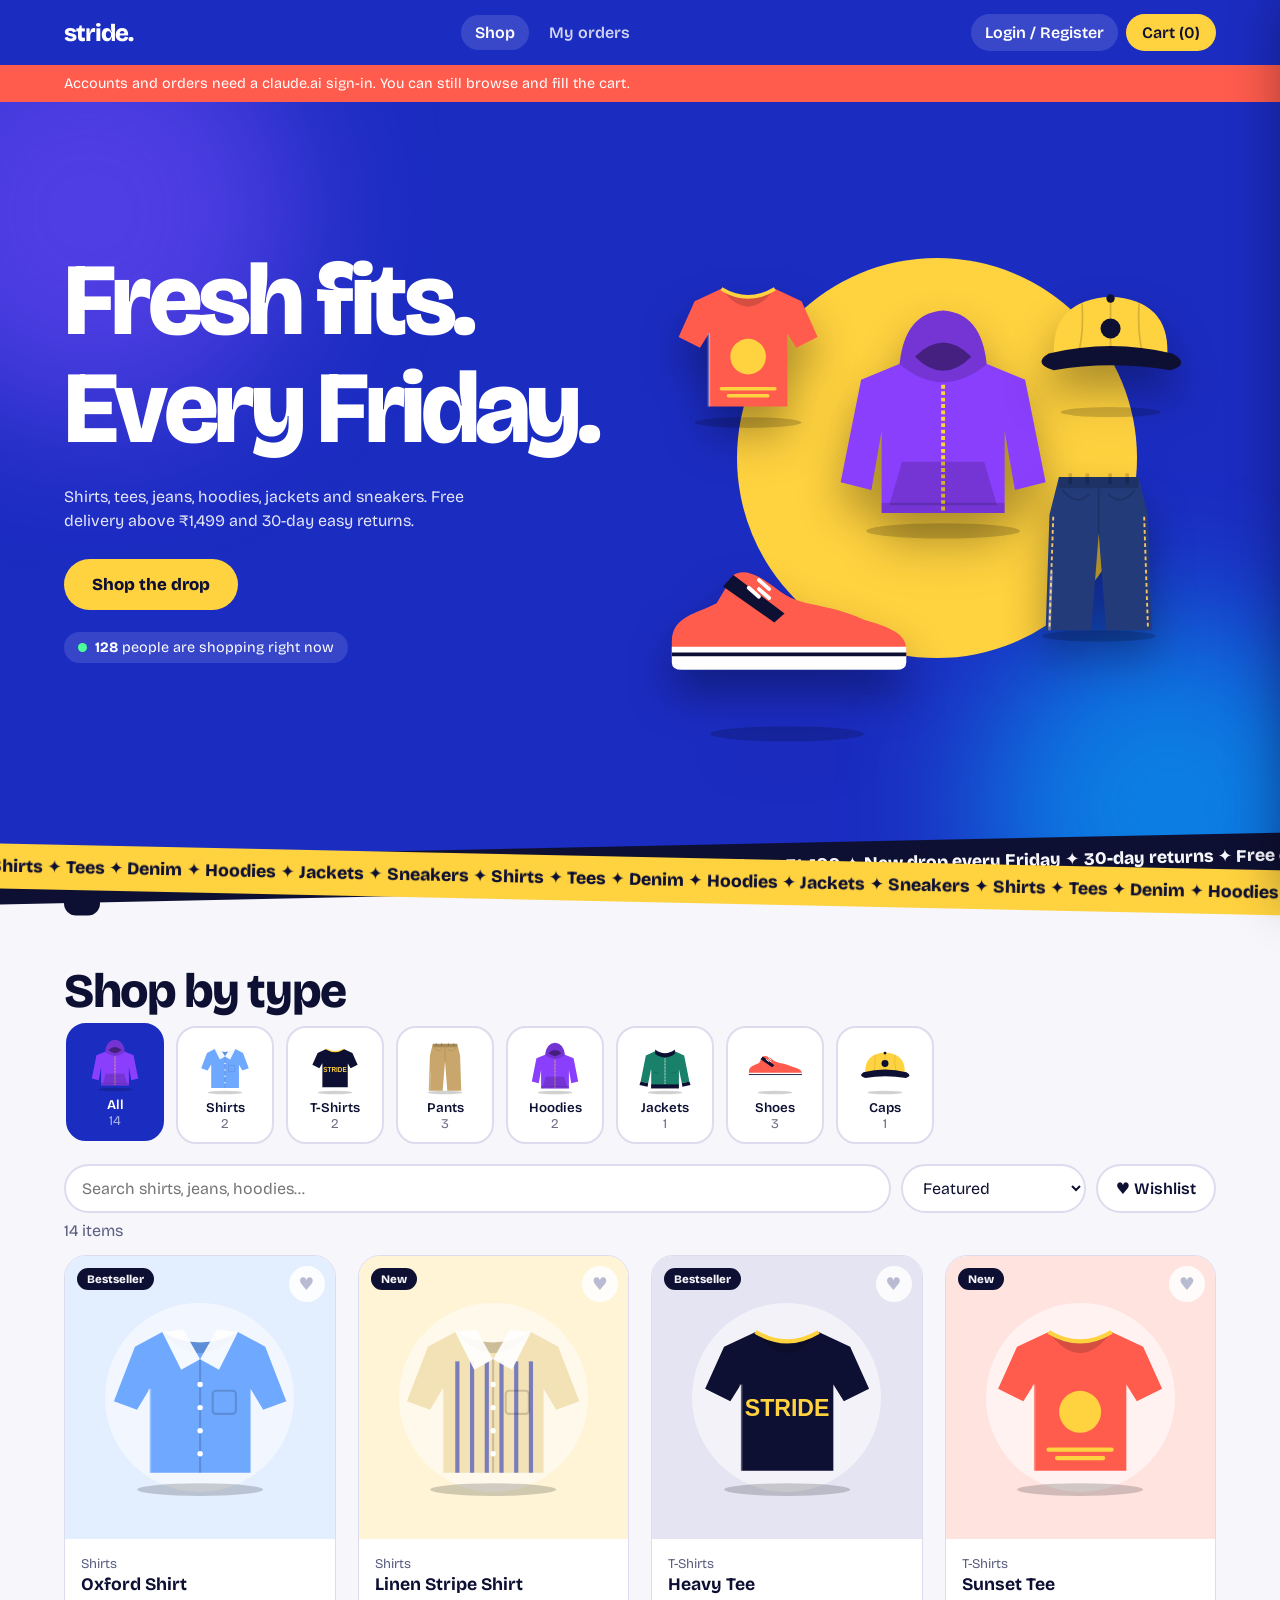
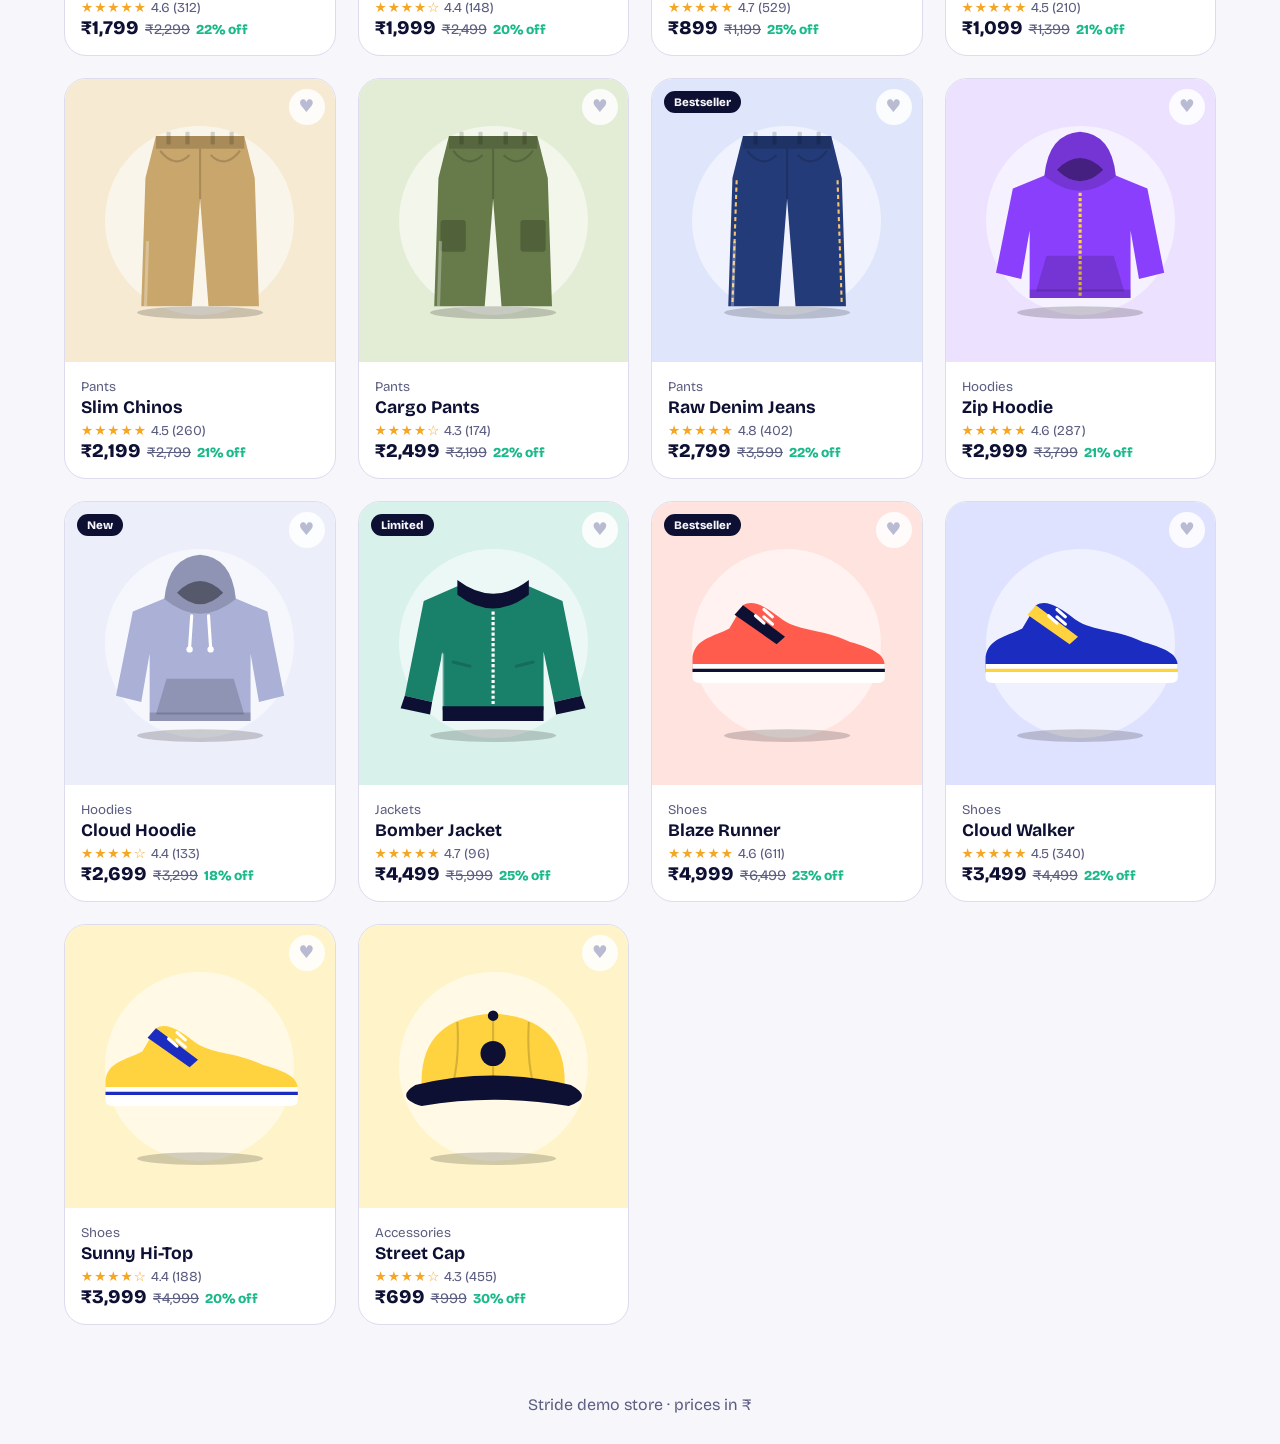
<file: index.html>
<!DOCTYPE html>
<html lang="en">
<head>
<meta charset="utf-8">
<meta name="viewport" content="width=device-width, initial-scale=1, viewport-fit=cover">
<title>Stride – Fashion & Footwear</title>
<link href="https://fonts.googleapis.com/css2?family=Bricolage+Grotesque:wght@400;600;800&display=swap" rel="stylesheet">
<link rel="stylesheet" href="style.css">
</head>
<body>
<div id="sp"></div>
<svg width="0" height="0" style="position:absolute"><symbol id="shoe" viewBox="0 0 200 100"><path d="M10 72C10 52 30 50 45 42L58 20C68 14 80 22 92 31C110 46 130 41 160 55C185 62 193 68 193 78V84H10Z" fill="var(--a)"/><path d="M58 20L98 50L90 57L50 29Z" fill="var(--b)"/><path d="M70 30l8 7M78 24l8 7M86 38l-8-7" stroke="#fff" stroke-width="3" stroke-linecap="round"/><path d="M10 76H193V88Q193 94 185 94H18Q10 94 10 88Z" fill="#fff"/><path d="M10 82H193" stroke="var(--b)" stroke-width="3"/></symbol></svg>
<header><span class="logo">stride.</span>
<nav><button data-v="shop" class="on">Shop</button><button data-v="orders">My orders<span id="oc"></span></button></nav>
<div class="hd"><button id="acct">Login / Register</button><button id="cartBtn" aria-label="Open cart">Cart (<span id="cnt">0</span>)</button></div></header>
<div id="bn" hidden></div>
<div id="vShop">
<div class="hr"><div><h1 id="h1" aria-label="Fresh fits. Every Friday."></h1><p>Shirts, tees, jeans, hoodies, jackets and sneakers. Free delivery above ₹1,499 and 30-day easy returns.</p><a class="cta mag" href="#shop" onclick="document.getElementById('shop').scrollIntoView({behavior:'smooth'});return false">Shop the drop</a><br><span class="live"><span class="dot"></span><span><b id="viewers">128</b> people are shopping right now</span></span></div><div class="stage" id="stg"></div></div>
<div class="marq"><div id="mq"></div></div><div class="marq b"><div id="mq2"></div></div>
<section id="shop"><h2 class="rv">Shop by type</h2><div class="types rv" id="types"></div>
<div class="tools rv"><input id="q" type="search" placeholder="Search shirts, jeans, hoodies…" aria-label="Search"><select id="sort" aria-label="Sort"><option value="feat">Featured</option><option value="lo">Price: low to high</option><option value="hi">Price: high to low</option><option value="top">Top rated</option></select><button class="chip" id="wl">♥ Wishlist</button></div>
<p class="mu" id="res"></p><div class="grid" id="grid"></div></section>
</div>
<div id="vOrders" hidden></div>
<div id="vAdmin" hidden></div>
<footer>Stride demo store · prices in ₹</footer>
<div id="toast" role="status"></div>
<aside id="drawer" aria-label="Cart"><div style="display:flex;justify-content:space-between;align-items:center"><h2 style="font-size:1.6rem">Your cart</h2><button id="close" aria-label="Close cart" style="font-size:1.6rem">✕</button></div><div id="fd" class="fdm"></div><div id="items"></div><div class="sm"><span>Subtotal</span><span id="sb">₹0</span></div><div class="sm"><span>Delivery</span><span id="sh">₹0</span></div><div class="total"><span>Total</span><span id="tot">₹0</span></div><button class="cta" style="width:100%;text-align:center;border:0" id="buy">Place order</button></aside>
<script src="app.js"></script>
</body>
</html>
</file>
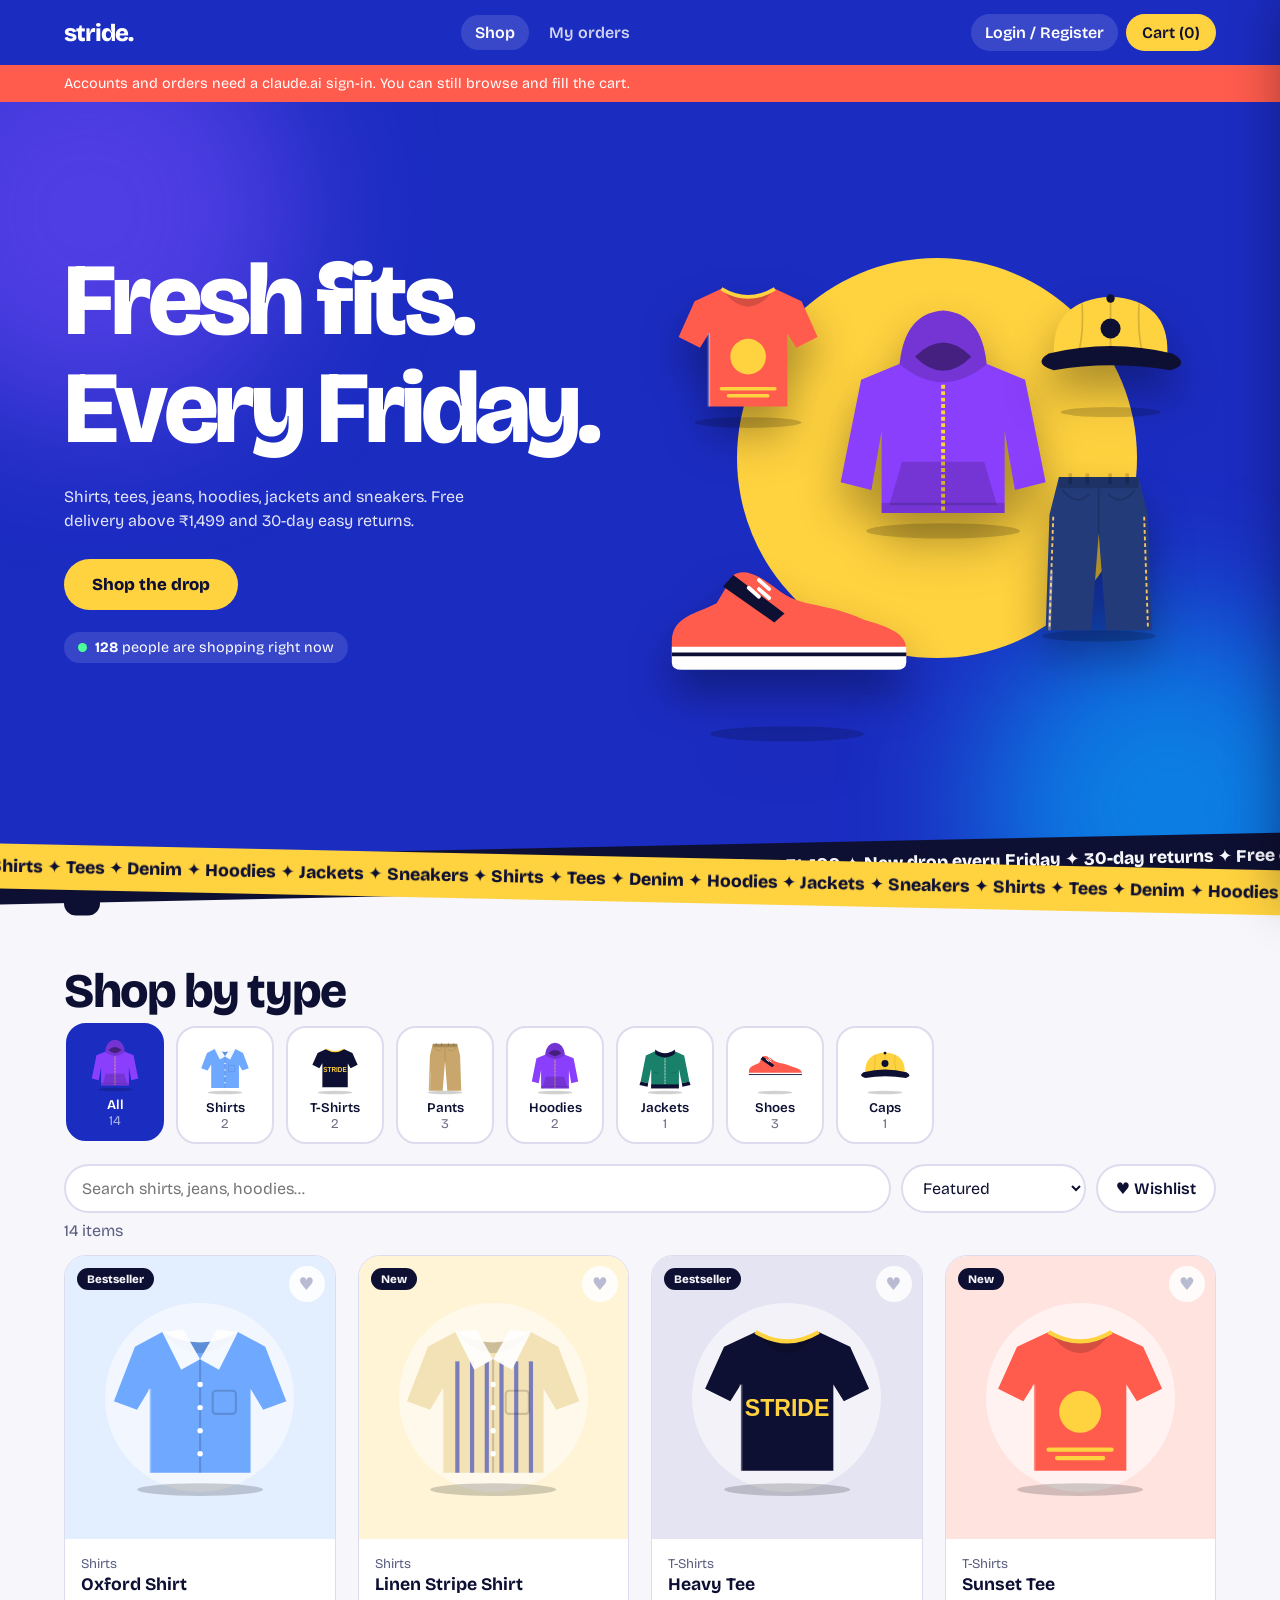
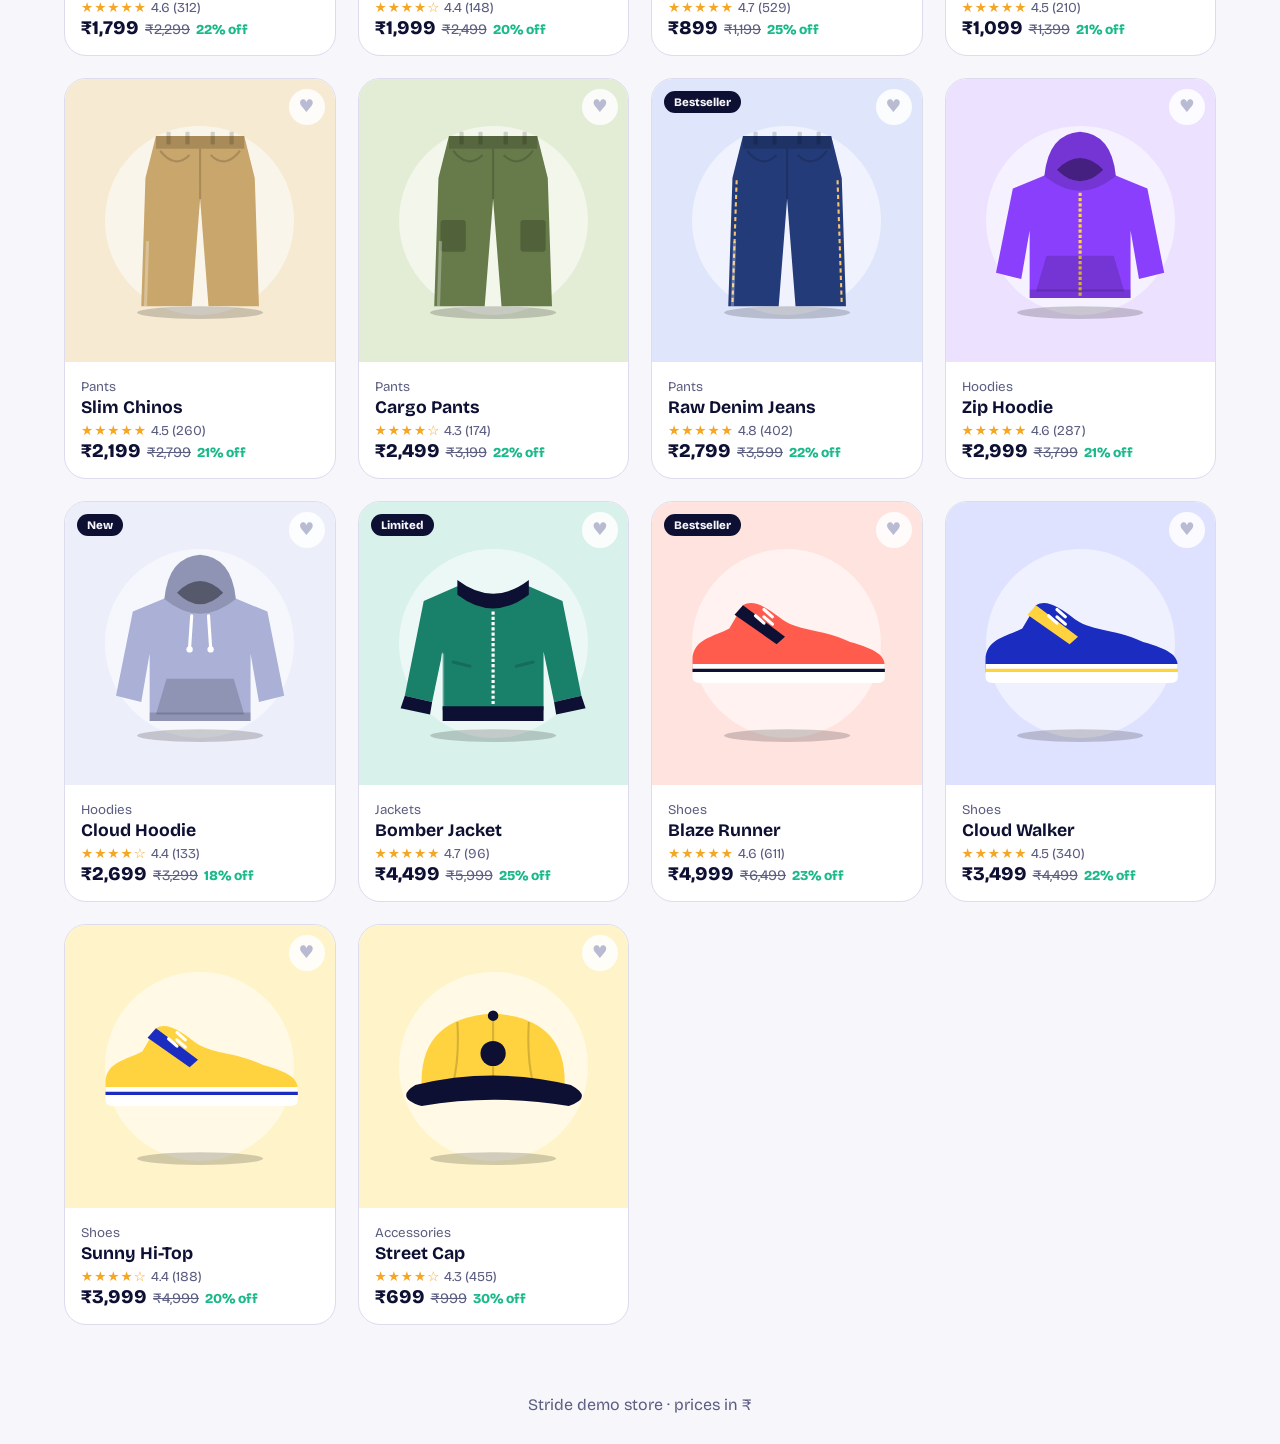
<file: stride-v3-single-file.html>
<!DOCTYPE html>
<html lang="en">
<head>
<meta charset="utf-8">
<meta name="viewport" content="width=device-width, initial-scale=1, viewport-fit=cover">
<title>Stride – Fashion & Footwear</title>
<link href="https://fonts.googleapis.com/css2?family=Bricolage+Grotesque:wght@400;600;800&display=swap" rel="stylesheet">
<style>
:root{--bg:#f6f6fb;--ink:#0e1033;--card:#fff;--blue:#1b2cc1;--sun:#ffd23f;--coral:#ff5c4d;--mute:#5b5e80;--line:#dcdcee;
box-sizing:border-box;padding-top:env(safe-area-inset-top,0px);padding-bottom:env(safe-area-inset-bottom,0px)}
@media (prefers-color-scheme:dark){:root:not([data-theme="light"]){--bg:#0c0d24;--ink:#f1f1ff;--card:#171942;--mute:#a0a3d0;--line:#2b2e63}}
:root[data-theme="dark"]{--bg:#0c0d24;--ink:#f1f1ff;--card:#171942;--mute:#a0a3d0;--line:#2b2e63}
*{box-sizing:border-box;margin:0}
html{scroll-behavior:smooth;scroll-padding-top:env(safe-area-inset-top,0px)}
body{background:var(--bg);color:var(--ink);font-family:'Bricolage Grotesque',system-ui,sans-serif;overflow-x:hidden}
button{font:inherit;cursor:pointer;border:0;color:inherit;background:none}
button:focus-visible,a:focus-visible{outline:3px solid var(--sun);outline-offset:2px}
header{position:sticky;top:env(safe-area-inset-top,0px);z-index:20;display:flex;justify-content:space-between;align-items:center;padding:14px 5vw;background:var(--blue);color:#fff}
.logo{font-weight:800;font-size:1.5rem;letter-spacing:-.04em}
#cartBtn{position:relative;background:var(--sun);color:#0e1033;font-weight:600;padding:9px 16px;border-radius:99px}
#cartBtn.bump{animation:bump .4s}
@keyframes bump{40%{transform:scale(1.25) rotate(-6deg)}}
.hero{background:var(--blue);color:#fff;padding:6vh 5vw 14vh;display:grid;grid-template-columns:1.1fr 1fr;gap:20px;align-items:center;position:relative;overflow:hidden;min-height:78vh}
.hero h1{font-size:clamp(2.6rem,8vw,6rem);line-height:.95;letter-spacing:-.04em;font-weight:800}
.hero p{margin:18px 0 26px;max-width:42ch;opacity:.85;line-height:1.5}
.cta{background:var(--sun);color:#0e1033;font-weight:800;padding:15px 28px;border-radius:99px;font-size:1.05rem;text-decoration:none;display:inline-block;transition:transform .2s}
.cta:hover{transform:translateY(-3px) scale(1.04)}
.live{display:inline-flex;gap:8px;align-items:center;font-size:.9rem;margin-top:22px;background:rgba(255,255,255,.12);padding:7px 14px;border-radius:99px}
.dot{width:9px;height:9px;border-radius:50%;background:#4dff9b;animation:pulse 1.4s infinite}
@keyframes pulse{0%{box-shadow:0 0 0 0 #4dff9b99}100%{box-shadow:0 0 0 12px #4dff9b00}}
.stage{position:relative;display:grid;place-items:center;min-height:300px}
.ring{position:absolute;width:min(70vw,420px);aspect-ratio:1;border-radius:50%;background:var(--sun);animation:morph 8s ease-in-out infinite}
@keyframes morph{50%{border-radius:42% 58% 55% 45%;transform:rotate(25deg) scale(.94)}}
.hero svg{position:relative;width:min(88vw,520px);animation:float 3.6s ease-in-out infinite;filter:drop-shadow(0 30px 24px #0006)}
@keyframes float{50%{transform:translateY(-22px) rotate(-5deg)}}
.marq{background:var(--ink);color:var(--bg);overflow:hidden;white-space:nowrap;padding:12px 0;font-weight:800;font-size:1.1rem;transform:rotate(-1.2deg);margin:-30px -10px 20px;position:relative;z-index:2}
.marq div{display:inline-block;animation:scroll 22s linear infinite}
@keyframes scroll{to{transform:translateX(-50%)}}
section{padding:40px 5vw}
h2{font-size:clamp(1.8rem,5vw,3rem);letter-spacing:-.03em;font-weight:800}
.chips{display:flex;gap:10px;flex-wrap:wrap;margin:18px 0 26px}
.chip{padding:9px 18px;border-radius:99px;border:2px solid var(--line);font-weight:600;transition:.2s}
.chip.on{background:var(--blue);border-color:var(--blue);color:#fff}
.grid{display:grid;grid-template-columns:repeat(auto-fill,minmax(240px,1fr));gap:22px}
.card{background:var(--card);border-radius:22px;padding:16px;border:1px solid var(--line);transition:transform .25s;transform-style:preserve-3d;animation:pop .5s backwards}
@keyframes pop{from{opacity:0;transform:scale(.85)}}
.card .pic{border-radius:16px;display:grid;place-items:center;padding:14px;height:160px;overflow:hidden}
.card .pic svg{width:100%;transition:transform .4s}
.card:hover .pic svg{transform:rotate(-10deg) scale(1.12) translateX(6px)}
.card h3{margin:14px 0 2px;font-size:1.15rem}
.card small{color:var(--mute)}
.row{display:flex;justify-content:space-between;align-items:center;margin-top:12px}
.price{font-weight:800;font-size:1.2rem}
.add{background:var(--ink);color:var(--bg);padding:9px 16px;border-radius:99px;font-weight:600;transition:.2s}
.add:hover{background:var(--coral);color:#fff}
.tag{position:absolute;margin:-4px 0 0 -4px;background:var(--coral);color:#fff;font-size:.75rem;font-weight:800;padding:4px 10px;border-radius:99px;transform:rotate(-6deg)}
#toast{position:fixed;left:5vw;bottom:calc(18px + env(safe-area-inset-bottom,0px));z-index:30;background:var(--ink);color:var(--bg);padding:12px 18px;border-radius:16px;max-width:88vw;transform:translateY(140%);transition:transform .5s cubic-bezier(.2,1.4,.4,1);font-size:.95rem}
#toast.show{transform:none}
#drawer{position:fixed;top:0;right:0;height:100%;width:min(400px,100%);background:var(--card);z-index:40;padding:calc(20px + env(safe-area-inset-top,0px)) 20px 20px;transform:translateX(105%);transition:transform .4s;box-shadow:-20px 0 50px #0005;display:flex;flex-direction:column}
#drawer.open{transform:none}
#items{flex:1;overflow:auto;margin:16px 0}
.it{display:flex;gap:12px;align-items:center;padding:10px 0;border-bottom:1px solid var(--line);animation:pop .3s}
.it .sw{width:54px;height:54px;border-radius:12px;display:grid;place-items:center;flex:none}
.it .sw svg{width:46px}
.it div.t{flex:1;font-weight:600;font-size:.95rem}
.qty button{width:26px;height:26px;border-radius:50%;background:var(--line)}
.total{font-size:1.5rem;font-weight:800;display:flex;justify-content:space-between;margin-bottom:12px}
.empty{color:var(--mute);text-align:center;margin-top:40px}
#fly{position:fixed;z-index:50;width:18px;height:18px;border-radius:50%;background:var(--coral);pointer-events:none}
footer{padding:30px 5vw;color:var(--mute);text-align:center}
@media(max-width:760px){.hero{grid-template-columns:1fr;min-height:auto}}
@media(prefers-reduced-motion:reduce){*{animation:none!important;transition:none!important}}

[hidden]{display:none!important}
header{flex-wrap:wrap;gap:10px}
nav{display:flex;gap:6px;flex-wrap:wrap}
nav button{color:#fff;padding:8px 14px;border-radius:99px;font-weight:600;opacity:.8}
nav button.on{background:#fff2;opacity:1}
.hd{display:flex;gap:8px;align-items:center}
#acct{background:#fff2;color:#fff;padding:9px 14px;border-radius:99px;font-weight:600}
#bn{background:var(--coral);color:#fff;padding:10px 5vw;font-size:.9rem}
.mu{color:var(--mute);line-height:1.5;margin:6px 0 12px}
#ov{position:fixed;inset:0;background:#0009;z-index:60;display:grid;place-items:center;padding:16px;animation:pop .25s}
#box{background:var(--card);border-radius:24px;padding:26px;width:min(480px,100%);max-height:92vh;overflow:auto}
#box h2{font-size:1.6rem}
.fl{display:grid;grid-template-columns:1fr 1fr;gap:10px;margin:12px 0}
.fl input,.fl textarea,.fl select{width:100%;padding:11px 12px;border-radius:12px;border:2px solid var(--line);background:var(--bg);color:var(--ink);font:inherit}
.fl .w{grid-column:1/-1}
#er{color:var(--coral);font-weight:600;min-height:1.3em;margin-bottom:8px}
.pays{display:flex;gap:8px;margin:6px 0 14px;flex-wrap:wrap}
.pays label{border:2px solid var(--line);border-radius:12px;padding:8px 14px;cursor:pointer;font-weight:600}
.pays input{display:none}.pays label:has(input:checked){border-color:var(--blue);background:var(--blue);color:#fff}
.bd{color:#fff;font-size:.75rem;font-weight:800;padding:4px 11px;border-radius:99px;white-space:nowrap}
.oc{background:var(--card);border:1px solid var(--line);border-radius:22px;padding:20px;margin:16px 0;animation:pop .5s}
.oc .top{display:flex;justify-content:space-between;gap:10px;flex-wrap:wrap;align-items:center}
.oc .ln{display:flex;justify-content:space-between;padding:6px 0;border-bottom:1px dashed var(--line);font-size:.95rem}
.trk{height:8px;background:var(--line);border-radius:9px;position:relative;margin:38px 8px 10px}
.trk i{display:block;height:100%;border-radius:9px;background:linear-gradient(90deg,var(--blue),var(--sun));transition:width 1s}
.tr{position:absolute;top:-28px;font-size:1.5rem;transform:translateX(-50%);transition:left 1s;animation:float 2s ease-in-out infinite}
.stp{display:flex;justify-content:space-between;font-size:.72rem;color:var(--mute);gap:4px;text-align:center}
.stp b{flex:1;font-weight:600}.stp b.d{color:var(--blue)}.stp b.c{color:var(--ink);font-weight:800}
.dec{background:#ff5c4d22;color:var(--coral);padding:10px 14px;border-radius:12px;font-weight:600;margin-top:12px}
.kpis{display:grid;grid-template-columns:repeat(auto-fit,minmax(160px,1fr));gap:14px;margin:18px 0}
.kpi{background:var(--card);border:1px solid var(--line);border-radius:18px;padding:16px;animation:pop .5s backwards}
.kpi small{color:var(--mute)}.kpi b{display:block;font-size:1.9rem;letter-spacing:-.03em}
.pn{display:grid;grid-template-columns:repeat(auto-fit,minmax(280px,1fr));gap:14px;margin-bottom:14px}
.p{background:var(--card);border:1px solid var(--line);border-radius:18px;padding:18px}
.p h3{font-size:1rem;margin-bottom:12px}
.cols{display:flex;align-items:flex-end;gap:8px;height:150px}
.cols div{flex:1;display:flex;flex-direction:column;justify-content:flex-end;align-items:center;height:100%;font-size:.7rem;color:var(--mute);gap:4px}
.cols i{display:block;width:100%;border-radius:8px 8px 0 0;background:var(--blue);height:var(--h);animation:grow .8s}
@keyframes grow{from{height:0}}
.hb{display:grid;grid-template-columns:90px 1fr auto;gap:8px;align-items:center;margin:8px 0;font-size:.85rem}
.hb div{height:10px;background:var(--line);border-radius:9px;overflow:hidden}.hb i{display:block;height:100%;border-radius:9px;animation:wide .8s}
@keyframes wide{from{width:0!important}}
.tw{overflow-x:auto}table{width:100%;border-collapse:collapse;font-size:.88rem}
td,th{padding:10px 8px;border-bottom:1px solid var(--line);text-align:left;vertical-align:top}th{color:var(--mute);font-weight:600}
td small{color:var(--mute)}.ac{white-space:nowrap}
.ab{background:var(--blue);color:#fff;padding:7px 12px;border-radius:99px;font-weight:600;font-size:.8rem;margin:2px}
.ab.no{background:var(--coral)}
.lv{display:inline-flex;gap:8px;align-items:center;font-size:.85rem;color:var(--mute);margin-left:12px}
.lv .dot{background:#19b98a}

#sp{position:fixed;top:0;left:0;right:0;height:4px;background:var(--sun);transform:scaleX(0);transform-origin:0;z-index:100}
.hr{position:relative;background:var(--blue);color:#fff;padding:7vh 5vw 14vh;display:grid;grid-template-columns:1.05fr 1fr;gap:10px;align-items:center;min-height:86vh;overflow:hidden;isolation:isolate}
.hr::before,.hr::after{content:"";position:absolute;z-index:-1;border-radius:50%;filter:blur(70px);opacity:.55;animation:drift 14s ease-in-out infinite alternate}
.hr::before{width:420px;height:420px;background:#7a4dff;left:-120px;top:-100px}
.hr::after{width:380px;height:380px;background:#00c2ff;right:-80px;bottom:-120px;animation-delay:-6s}
@keyframes drift{to{transform:translate(90px,60px) scale(1.2)}}
.hr h1{font-size:clamp(2.8rem,8.5vw,6.4rem);line-height:.95;letter-spacing:-.045em;font-weight:800}
.hl{display:block;overflow:hidden;padding-bottom:.1em}.wd{display:inline-block;white-space:nowrap}
.ch{display:inline-block;transform:translateY(115%) rotate(10deg);animation:rise .8s cubic-bezier(.2,.9,.2,1) forwards;animation-delay:var(--d)}
@keyframes rise{to{transform:none}}
.hr p{margin:18px 0 26px;max-width:42ch;opacity:.88;line-height:1.5}
.stage{display:block!important;min-height:440px!important;position:relative}
.stage .ring{position:absolute;inset:0;margin:auto;width:min(80vw,400px);height:min(80vw,400px)}
.px{position:absolute;transition:transform .25s ease-out}
.px svg{width:100%;filter:drop-shadow(0 24px 22px #0005);animation:float 5s ease-in-out infinite;animation-delay:var(--fd,0s)}
.marq.b{transform:rotate(1.2deg);background:var(--sun);color:#0e1033;margin-top:-54px}.marq.b div{animation-direction:reverse}
.types{display:flex;gap:12px;overflow-x:auto;padding:6px 2px 14px;scroll-snap-type:x mandatory}
.ty{flex:none;width:98px;text-align:center;scroll-snap-align:start;border:2px solid var(--line);border-radius:20px;padding:10px 6px;background:var(--card);transition:.25s}
.ty svg{width:58px;transition:transform .35s cubic-bezier(.2,1.4,.4,1)}.ty:hover svg{transform:translateY(-5px) rotate(-6deg) scale(1.12)}
.ty small{display:block;font-weight:600}.ty.on{background:var(--blue);color:#fff;border-color:var(--blue);transform:translateY(-3px)}
.tools{display:flex;gap:10px;flex-wrap:wrap;margin:6px 0}
.tools input,.tools select{padding:12px 16px;border-radius:99px;border:2px solid var(--line);background:var(--card);color:var(--ink);font:inherit}
.tools input{flex:1;min-width:200px}.tools .chip{background:var(--card)}.tools .chip.on{color:#fff}
.pc{position:relative;background:var(--card);border:1px solid var(--line);border-radius:22px;overflow:hidden;cursor:pointer;transform:perspective(900px) rotateX(var(--rx,0deg)) rotateY(var(--ry,0deg));transition:transform .2s,box-shadow .3s}
.pc:hover{box-shadow:0 26px 40px -20px #0e103366}
.pic{position:relative;aspect-ratio:1/1.05;display:grid;place-items:center;overflow:hidden}
.pic svg{position:relative;z-index:1;width:78%;transition:transform .5s cubic-bezier(.2,1.3,.4,1)}
.pc:hover .pic svg{transform:scale(1.12) rotate(-4deg)}
.pic::before{content:"";position:absolute;width:70%;aspect-ratio:1;border-radius:50%;background:#fff8;transition:transform .6s}.pc:hover .pic::before{transform:scale(1.3)}
.pic::after{content:"";position:absolute;inset:0;z-index:2;background:radial-gradient(240px circle at var(--mx,50%) var(--my,0%),#fff8,transparent 60%);opacity:0;transition:opacity .3s;pointer-events:none}.pc:hover .pic::after{opacity:1}
.ar{transform-box:fill-box;transform-origin:50% 100%}.pc:hover .ar{animation:sway 1.2s ease-in-out}
@keyframes sway{30%{transform:rotate(3deg)}60%{transform:rotate(-3deg)}}
.tg{position:absolute;left:12px;top:12px;z-index:3;background:var(--ink);color:var(--bg);font-size:.72rem;font-weight:800;padding:4px 10px;border-radius:99px}
.hrt{position:absolute;right:10px;top:10px;z-index:3;width:36px;height:36px;border-radius:50%;background:#fffd;color:#b9bbd3;font-size:1.1rem;transition:.25s}
.hrt.on{color:var(--coral);animation:beat .5s}@keyframes beat{40%{transform:scale(1.4)}}
.qvb{position:absolute;left:12px;right:12px;bottom:12px;z-index:3;background:var(--ink);color:var(--bg);padding:10px;border-radius:14px;text-align:center;font-weight:600;transform:translateY(150%);transition:transform .35s cubic-bezier(.2,1,.3,1)}.pc:hover .qvb{transform:none}
.inf{padding:14px 16px 16px}.inf small{color:var(--mute)}.inf h3{margin:2px 0 4px;font-size:1.1rem}
.rt{color:#f5a623;font-size:.85rem;letter-spacing:1px}.rt span{color:var(--mute);letter-spacing:0}
.pr s{color:var(--mute);margin:0 6px;font-size:.9rem}.pr em{color:#19b98a;font-style:normal;font-weight:800;font-size:.85rem}
.rv{opacity:0;transform:translateY(34px);transition:opacity .7s,transform .7s cubic-bezier(.2,.9,.2,1);transition-delay:calc(var(--i,0)*90ms)}.rv.in{opacity:1;transform:none}
.qv2{display:grid;grid-template-columns:1fr 1fr;gap:22px}
.qa{border-radius:20px;display:grid;place-items:center;padding:18px;aspect-ratio:1}.qa svg{width:92%;animation:float 4s ease-in-out infinite}
.qb h2{margin:2px 0 6px}.qb small{color:var(--mute)}.sz{display:flex;gap:8px;flex-wrap:wrap;margin:8px 0 14px}
.sb{min-width:48px;padding:10px 12px;border-radius:12px;border:2px solid var(--line);font-weight:600;transition:.2s}
.sb.on{background:var(--ink);color:var(--bg);border-color:var(--ink);transform:translateY(-2px)}.sb:disabled{opacity:.35;text-decoration:line-through;cursor:not-allowed}
.qrow{display:flex;gap:12px;align-items:center;margin:8px 0 16px}.qrow .qty{display:flex;gap:8px;align-items:center}
.pk{list-style:none;padding:0;color:var(--mute);font-size:.88rem;line-height:1.9}
.sm{display:flex;justify-content:space-between;color:var(--mute);margin-bottom:6px}.fdm{font-size:.88rem;font-weight:600;margin-top:10px}
.bar{height:7px;background:var(--line);border-radius:9px;margin-top:6px;overflow:hidden}.bar i{display:block;height:100%;background:linear-gradient(90deg,var(--blue),var(--sun));transition:width .6s}
.rm{color:var(--mute);padding:4px}
#fly{width:60px;height:60px;border-radius:0;background:none}#fly svg{width:100%}
#alog{position:fixed;inset:0;z-index:90;background:#0b0c22;display:grid;place-items:center;padding:16px;overflow:hidden}
#alog::before,#alog::after{content:"";position:absolute;border-radius:50%;filter:blur(80px);opacity:.5;animation:drift 12s ease-in-out infinite alternate}
#alog::before{width:420px;height:420px;background:#1b2cc1;left:-80px;top:-80px}#alog::after{width:360px;height:360px;background:#8a3ffc;right:-60px;bottom:-60px;animation-delay:-5s}
.lc{position:relative;width:min(400px,100%);background:#ffffff14;backdrop-filter:blur(18px);border:1px solid #ffffff26;border-radius:26px;padding:32px;color:#fff;animation:pop .6s}
.lc h2{font-size:1.8rem}.lc p{opacity:.7;margin:6px 0 18px}.lc label{font-size:.85rem;opacity:.8}
.lc input{width:100%;padding:13px 14px;border-radius:12px;border:2px solid #ffffff2a;background:#0004;color:#fff;font:inherit;margin:6px 0 14px}
.ee{color:#ff8a80;min-height:1.3em;font-weight:600;margin-bottom:6px}.bk{color:#fff;opacity:.7;margin-top:14px;width:100%}
.lc.shake{animation:shake .45s}@keyframes shake{20%,60%{transform:translateX(-10px)}40%,80%{transform:translateX(10px)}}
body.adm header,body.adm #bn,body.adm footer{display:none}
.atop{display:flex;justify-content:space-between;align-items:center;padding:14px 5vw;background:var(--ink);color:var(--bg)}
@media(max-width:760px){.hr{grid-template-columns:1fr;min-height:auto}.stage{min-height:340px!important}.qv2{grid-template-columns:1fr}.qa{aspect-ratio:1.3}}
@media(prefers-reduced-motion:reduce){.ch{transform:none}.rv{opacity:1;transform:none}}
</style>
</head>
<body>
<div id="sp"></div>
<svg width="0" height="0" style="position:absolute"><symbol id="shoe" viewBox="0 0 200 100"><path d="M10 72C10 52 30 50 45 42L58 20C68 14 80 22 92 31C110 46 130 41 160 55C185 62 193 68 193 78V84H10Z" fill="var(--a)"/><path d="M58 20L98 50L90 57L50 29Z" fill="var(--b)"/><path d="M70 30l8 7M78 24l8 7M86 38l-8-7" stroke="#fff" stroke-width="3" stroke-linecap="round"/><path d="M10 76H193V88Q193 94 185 94H18Q10 94 10 88Z" fill="#fff"/><path d="M10 82H193" stroke="var(--b)" stroke-width="3"/></symbol></svg>
<header><span class="logo">stride.</span>
<nav><button data-v="shop" class="on">Shop</button><button data-v="orders">My orders<span id="oc"></span></button></nav>
<div class="hd"><button id="acct">Login / Register</button><button id="cartBtn" aria-label="Open cart">Cart (<span id="cnt">0</span>)</button></div></header>
<div id="bn" hidden></div>
<div id="vShop">
<div class="hr"><div><h1 id="h1" aria-label="Fresh fits. Every Friday."></h1><p>Shirts, tees, jeans, hoodies, jackets and sneakers. Free delivery above ₹1,499 and 30-day easy returns.</p><a class="cta mag" href="#shop" onclick="document.getElementById('shop').scrollIntoView({behavior:'smooth'});return false">Shop the drop</a><br><span class="live"><span class="dot"></span><span><b id="viewers">128</b> people are shopping right now</span></span></div><div class="stage" id="stg"></div></div>
<div class="marq"><div id="mq"></div></div><div class="marq b"><div id="mq2"></div></div>
<section id="shop"><h2 class="rv">Shop by type</h2><div class="types rv" id="types"></div>
<div class="tools rv"><input id="q" type="search" placeholder="Search shirts, jeans, hoodies…" aria-label="Search"><select id="sort" aria-label="Sort"><option value="feat">Featured</option><option value="lo">Price: low to high</option><option value="hi">Price: high to low</option><option value="top">Top rated</option></select><button class="chip" id="wl">♥ Wishlist</button></div>
<p class="mu" id="res"></p><div class="grid" id="grid"></div></section>
</div>
<div id="vOrders" hidden></div>
<div id="vAdmin" hidden></div>
<footer>Stride demo store · prices in ₹</footer>
<div id="toast" role="status"></div>
<aside id="drawer" aria-label="Cart"><div style="display:flex;justify-content:space-between;align-items:center"><h2 style="font-size:1.6rem">Your cart</h2><button id="close" aria-label="Close cart" style="font-size:1.6rem">✕</button></div><div id="fd" class="fdm"></div><div id="items"></div><div class="sm"><span>Subtotal</span><span id="sb">₹0</span></div><div class="sm"><span>Delivery</span><span id="sh">₹0</span></div><div class="total"><span>Total</span><span id="tot">₹0</span></div><button class="cta" style="width:100%;text-align:center;border:0" id="buy">Place order</button></aside>
<script>
const $=i=>document.getElementById(i),rs=n=>"₹"+n.toLocaleString("en-IN"),RM=matchMedia("(prefers-reduced-motion:reduce)").matches;
let adm=false;try{adm=sessionStorage.getItem("adm")=="1"}catch(e){}
const AH="4f08f7e3d4ab111e5674240c6a4971fa076b025f1b5d3d27aa31b4b3aa17962c";
const CL=["S","M","L","XL","XXL"],PN=["28","30","32","34","36"],SH=["7","8","9","10","11"];
const P=[
{id:1,n:"Oxford Shirt",t:"shirt",c:"Shirts",p:1799,m:2299,a:"#6ea8ff",b:"#fff",bg:"#e3eeff",r:4.6,v:312,tag:"Bestseller",d:"Crisp cotton oxford with a button-down collar. Dress it up or roll the sleeves."},
{id:2,n:"Linen Stripe Shirt",t:"shirt",c:"Shirts",p:1999,m:2499,a:"#f2e2b5",b:"#1b2cc1",bg:"#fff4d6",pat:"stripe",r:4.4,v:148,tag:"New",d:"Breathable linen blend with a relaxed fit. Made for hot afternoons."},
{id:3,n:"Heavy Tee",t:"tee",c:"T-Shirts",p:899,m:1199,a:"#0e1033",b:"#ffd23f",bg:"#e4e4f2",r:4.7,v:529,tag:"Bestseller",d:"240 GSM cotton that holds its shape wash after wash."},
{id:4,n:"Sunset Tee",t:"tee",c:"T-Shirts",p:1099,m:1399,a:"#ff5c4d",b:"#ffd23f",bg:"#ffe3df",pat:"sun",r:4.5,v:210,tag:"New",d:"Soft jersey tee with a sunset print on the chest."},
{id:5,n:"Slim Chinos",t:"pant",c:"Pants",p:2199,m:2799,a:"#c9a66b",b:"#8a6d3b",bg:"#f6ead2",r:4.5,v:260,d:"Stretch cotton chinos with a tapered leg. Easy from office to weekend."},
{id:6,n:"Cargo Pants",t:"pant",c:"Pants",p:2499,m:3199,a:"#667a4a",b:"#3f4d2c",bg:"#e3ecd5",pat:"cargo",r:4.3,v:174,d:"Utility pockets, relaxed fit and a tough ripstop weave."},
{id:7,n:"Raw Denim Jeans",t:"pant",c:"Pants",p:2799,m:3599,a:"#243b7a",b:"#f4c36b",bg:"#dfe6fb",pat:"denim",r:4.8,v:402,tag:"Bestseller",d:"Heavyweight selvedge denim that fades to your fit."},
{id:8,n:"Zip Hoodie",t:"hoodie",c:"Hoodies",p:2999,m:3799,a:"#8a3ffc",b:"#ffd23f",bg:"#ece1ff",pat:"zip",r:4.6,v:287,d:"Brushed fleece full-zip hoodie with a deep, warm hood."},
{id:9,n:"Cloud Hoodie",t:"hoodie",c:"Hoodies",p:2699,m:3299,a:"#aab0d6",b:"#fff",bg:"#eceefa",r:4.4,v:133,tag:"New",d:"Oversized pullover in cloud-soft fleece with a front pocket."},
{id:10,n:"Bomber Jacket",t:"jacket",c:"Jackets",p:4499,m:5999,a:"#19806a",b:"#0e1033",bg:"#d8f1ea",r:4.7,v:96,tag:"Limited",d:"Lightweight bomber with ribbed collar, cuffs and a front zip."},
{id:11,n:"Blaze Runner",t:"shoe",c:"Shoes",p:4999,m:6499,a:"#ff5c4d",b:"#0e1033",bg:"#ffe3df",r:4.6,v:611,tag:"Bestseller",d:"Cushioned daily trainer with a breathable mesh upper."},
{id:12,n:"Cloud Walker",t:"shoe",c:"Shoes",p:3499,m:4499,a:"#1b2cc1",b:"#ffd23f",bg:"#dfe2ff",r:4.5,v:340,d:"Everyday lace-ups with a lightweight foam sole."},
{id:13,n:"Sunny Hi-Top",t:"shoe",c:"Shoes",p:3999,m:4999,a:"#ffd23f",b:"#1b2cc1",bg:"#fff4c9",r:4.4,v:188,d:"High-top street sneaker with a padded ankle."},
{id:14,n:"Street Cap",t:"cap",c:"Accessories",p:699,m:999,a:"#ffd23f",b:"#0e1033",bg:"#fff4c9",r:4.3,v:455,d:"Six-panel cotton cap with an adjustable strap."}];
const D="rgba(0,0,0,.16)",L="rgba(255,255,255,.3)";
function art(p){const a=p.a,b=p.b;let s="";
if(p.t=="shirt")s='<path d="M64 38L38 52 18 104l22 8 12-20v80h96V92l12 20 22-8-20-52-26-14Q100 58 64 38Z" fill="'+a+'"/>'+(p.pat=="stripe"?[66,80,94,108,122,136].map(x=>'<path d="M'+x+' 66V172" stroke="'+b+'" stroke-width="4" opacity=".55"/>').join(""):"")+'<path d="M64 38Q100 58 136 38 100 78 64 38Z" fill="'+D+'"/><path d="M64 38l20-2 16 28-18 10ZM136 38l-20-2-16 28 18 10Z" fill="#fff" opacity=".92"/><path d="M100 64V172" stroke="'+D+'" stroke-width="2"/>'+[88,110,132,154].map(y=>'<circle cx="100" cy="'+y+'" r="2.6" fill="#fff"/>').join("")+'<rect x="112" y="94" width="22" height="22" rx="3" fill="none" stroke="'+D+'" stroke-width="2"/><path d="M52 92v80" stroke="'+L+'" stroke-width="3"/>';
else if(p.t=="tee")s='<path d="M70 38L40 52 22 92l24 12 10-16v82h88V88l10 16 24-12-18-40-30-14Q100 56 70 38Z" fill="'+a+'"/><path d="M70 38Q100 78 130 38Q100 56 70 38Z" fill="'+D+'"/><path d="M70 38Q100 56 130 38" fill="none" stroke="'+b+'" stroke-width="4"/><path d="M56 88v82" stroke="'+L+'" stroke-width="3"/>'+(p.pat=="sun"?'<circle cx="100" cy="114" r="20" fill="'+b+'"/><path d="M70 150h60M78 158h44" stroke="'+b+'" stroke-width="4" stroke-linecap="round"/>':'<text x="100" y="118" text-anchor="middle" font-size="22" font-weight="800" fill="'+b+'" font-family="sans-serif">STRIDE</text>');
else if(p.t=="pant")s='<path d="M58 20h84l10 40 4 122h-48l-8-102-8 102H44l4-122Z" fill="'+a+'"/><path d="M58 20h84v12H58Z" fill="'+D+'"/>'+[70,88,112,130].map(x=>'<rect x="'+(x-2)+'" y="16" width="4" height="12" rx="1" fill="'+D+'"/>').join("")+'<path d="M100 32v48" stroke="'+D+'" stroke-width="2"/><path d="M62 34q14 18 28 4M138 34q-14 18-28 4" fill="none" stroke="'+D+'" stroke-width="2"/>'+(p.pat=="cargo"?'<rect x="50" y="100" width="24" height="30" rx="3" fill="'+b+'" opacity=".55"/><rect x="126" y="100" width="24" height="30" rx="3" fill="'+b+'" opacity=".55"/>':"")+(p.pat=="denim"?'<path d="M52 62l-4 118M148 62l4 118" fill="none" stroke="'+b+'" stroke-width="2" stroke-dasharray="4 3"/>':"")+'<path d="M50 120l-2 62" stroke="'+L+'" stroke-width="3"/>';
else if(p.t=="hoodie")s='<path d="M70 56L36 70 20 150l24 6 8-46v64h96v-64l8 46 24-6-16-80-34-14Q100 80 70 56Z" fill="'+a+'"/><path d="M66 58Q70 18 100 16Q130 18 134 58Q100 86 66 58Z" fill="'+a+'"/><path d="M66 58Q70 18 100 16Q130 18 134 58Q100 86 66 58Z" fill="'+D+'"/><path d="M78 52Q100 30 122 52Q100 74 78 52Z" fill="rgba(0,0,0,.4)"/>'+(p.pat=="zip"?'<path d="M100 74V174" stroke="'+b+'" stroke-width="3" stroke-dasharray="3 2"/>':'<path d="M92 74l-2 30M108 74l2 30" stroke="'+b+'" stroke-width="3" stroke-linecap="round"/><circle cx="90" cy="106" r="3" fill="'+b+'"/><circle cx="110" cy="106" r="3" fill="'+b+'"/>')+'<path d="M68 134h64l10 34H58Z" fill="'+D+'"/><path d="M52 166h96v8H52Z" fill="'+D+'"/>';
else if(p.t=="jacket")s='<path d="M66 46L34 60 16 150l26 6 10-48v56h96v-56l10 48 26-6-18-90-32-14Q100 62 66 46Z" fill="'+a+'"/><path d="M66 40Q100 66 134 40v14Q100 80 66 54Z" fill="'+b+'"/><path d="M52 160h96v14H52Z" fill="'+b+'"/><path d="M16 150l26 6-2 12-28-6Zm168 0l-26 6 2 12 28-6Z" fill="'+b+'"/><path d="M100 70V160" stroke="#fff" stroke-width="3" stroke-dasharray="3 2"/><path d="M62 118l16 4M138 118l-16 4" stroke="'+D+'" stroke-width="3" stroke-linecap="round"/><path d="M52 110v50" stroke="'+L+'" stroke-width="3"/>';
else if(p.t=="cap")s='<path d="M32 118Q30 54 100 50Q170 54 168 118Z" fill="'+a+'"/><path d="M100 50V116M66 58Q68 92 62 116M134 58Q132 92 138 116" fill="none" stroke="'+D+'" stroke-width="2"/><path d="M26 118Q100 100 174 118Q196 130 172 138Q100 126 32 138Q6 130 26 118Z" fill="'+b+'"/><circle cx="100" cy="52" r="5" fill="'+b+'"/><circle cx="100" cy="88" r="12" fill="'+b+'"/>';
else s='<g transform="translate(0,44)"><use href="#shoe" width="200" height="100"/></g>';
return '<svg viewBox="0 0 200 200" style="--a:'+a+';--b:'+b+'" aria-hidden="true"><ellipse cx="100" cy="188" rx="60" ry="6" fill="rgba(0,0,0,.18)"/><g class="ar">'+s+'</g></svg>'}

let cat="All",qry="",srt="feat",wo=false,wish=new Set(),cart={},shown=0;
try{wish=new Set(JSON.parse(localStorage.getItem("wl")||"[]"))}catch(e){}
const saveW=()=>{try{localStorage.setItem("wl",JSON.stringify([...wish]))}catch(e){}};
const off=p=>Math.round((1-p.p/p.m)*100),stars=r=>"★".repeat(Math.round(r))+"☆".repeat(5-Math.round(r));
const szs=p=>p.t=="pant"?PN:p.t=="shoe"?SH:p.t=="cap"?["One size"]:CL;
const TY=[["All","All"],["Shirts","Shirts"],["T-Shirts","T-Shirts"],["Pants","Pants"],["Hoodies","Hoodies"],["Jackets","Jackets"],["Shoes","Shoes"],["Accessories","Caps"]];
const ck=(id,s)=>id+"|"+s,cl=()=>Object.values(cart).map(l=>({l:l,p:P.find(x=>x.id==l.id)}));
const sub=()=>cl().reduce((a,x)=>a+x.l.q*x.p.p,0),shipF=()=>{const s=sub();return s&&s<1499?99:0},ctot=()=>sub()+shipF();
const price=p=>'<span class="pr"><b class="price">'+rs(p.p)+'</b><s>'+rs(p.m)+'</s><em>'+off(p)+'% off</em></span>';

function types(){$("types").innerHTML=TY.map(([k,l])=>{const n=k=="All"?P.length:P.filter(p=>p.c==k).length,pr=k=="All"?P[7]:P.find(p=>p.c==k);return '<button class="ty'+(cat==k?" on":"")+'" data-c="'+k+'">'+art(pr)+'<small>'+l+'</small><small style="opacity:.6;font-weight:400">'+n+'</small></button>'}).join("")}
function grid(){let l=P.filter(p=>(cat=="All"||p.c==cat)&&(!wo||wish.has(p.id))&&(p.n+" "+p.c).toLowerCase().includes(qry));
if(srt=="lo")l.sort((a,b)=>a.p-b.p);if(srt=="hi")l.sort((a,b)=>b.p-a.p);if(srt=="top")l.sort((a,b)=>b.r-a.r);
$("res").textContent=l.length+(l.length==1?" item":" items");
$("grid").innerHTML=l.length?l.map((p,i)=>'<article class="pc rv" data-id="'+p.id+'" style="--i:'+i%4+'"><div class="pic" style="background:'+p.bg+'">'+(p.tag?'<span class="tg">'+p.tag+'</span>':"")+'<button class="hrt'+(wish.has(p.id)?" on":"")+'" data-w="'+p.id+'" aria-label="Add to wishlist">♥</button>'+art(p)+'<span class="qvb">Select size</span></div><div class="inf"><small>'+p.c+'</small><h3>'+p.n+'</h3><div class="rt">'+stars(p.r)+' <span>'+p.r+' ('+p.v+')</span></div>'+price(p)+'</div></article>').join(""):'<p class="empty" style="grid-column:1/-1">Nothing matches. Try another word or type.</p>';rv()}

function qv(id){const p=P.find(x=>x.id==id),S=szs(p);let sz=S.length==1?S[0]:"",q=1;const dt=new Date(Date.now()+4*864e5).toLocaleDateString("en-IN",{weekday:"long",day:"numeric",month:"short"});
modal('<div class="qv2"><div class="qa" style="background:'+p.bg+'">'+art(p)+'</div><div class="qb"><small>'+p.c+'</small><h2>'+p.n+'</h2><div class="rt">'+stars(p.r)+' <span>'+p.r+' · '+p.v+' reviews</span></div><div style="margin:8px 0">'+price(p)+'</div><p class="mu">'+p.d+'</p><b>Size</b><div class="sz">'+S.map((s,i)=>'<button class="sb'+(s==sz?" on":"")+'" data-s="'+s+'"'+((p.id*7+i*3)%11==0?" disabled":"")+'>'+s+'</button>').join("")+'</div><div id="er"></div><div class="qrow"><div class="qty"><button id="qm" aria-label="Less">−</button><b id="qn">1</b><button id="qp" aria-label="More">+</button></div><button class="cta" id="qa" style="border:0;flex:1">Add to cart</button></div><ul class="pk"><li>Free delivery above ₹1,499</li><li>Get it by '+dt+'</li><li>30-day easy returns</li><li>Cash on delivery available</li></ul></div></div>');
$("box").style.width="min(820px,100%)";
document.querySelector(".sz").onclick=e=>{const b=e.target.closest(".sb");if(!b||b.disabled)return;sz=b.dataset.s;document.querySelectorAll(".sb").forEach(x=>x.classList.toggle("on",x==b));$("er").textContent=""};
$("qm").onclick=()=>{q=Math.max(1,q-1);$("qn").textContent=q};$("qp").onclick=()=>{q=Math.min(9,q+1);$("qn").textContent=q};
$("qa").onclick=()=>{if(!sz){$("er").textContent="Pick a size first";return}const from=document.querySelector(".qa");addC(p,sz,q,from);closeM()}}
function addC(p,s,q,from){const k=ck(p.id,s);cart[k]=cart[k]||{id:p.id,s:s,q:0};cart[k].q+=q;fly(from,p);render()}
function bump(){const c=$("cartBtn");c.classList.remove("bump");void c.offsetWidth;c.classList.add("bump")}
function fly(from,p){if(RM||!from){bump();return}const f=document.createElement("div");f.id="fly";f.style.position="fixed";f.style.zIndex=120;f.style.pointerEvents="none";f.innerHTML=art(p);document.body.appendChild(f);
const a=from.getBoundingClientRect(),t=$("cartBtn").getBoundingClientRect();
f.animate([{left:a.left+a.width/2-30+"px",top:a.top+a.height/2+"px",transform:"scale(1.6) rotate(0)",opacity:1},{left:(a.left+t.left)/2+"px",top:Math.min(a.top,t.top)-90+"px",transform:"scale(1.1) rotate(180deg)",opacity:1,offset:.45},{left:t.left+"px",top:t.top+"px",transform:"scale(.2) rotate(360deg)",opacity:.3}],{duration:850,easing:"ease-in-out"}).onfinish=()=>{f.remove();bump()}}
function tween(el,to){const from=shown,s=performance.now();(function f(n){const k=Math.min(1,(n-s)/400);shown=Math.round(from+(to-from)*k);el.textContent=rs(shown);if(k<1)requestAnimationFrame(f)})(s)}
function render(){const L=cl();let n=0,h="";L.forEach(x=>{n+=x.l.q;const k=ck(x.l.id,x.l.s);h+='<div class="it"><div class="sw" style="background:'+x.p.bg+'">'+art(x.p)+'</div><div class="t">'+x.p.n+'<br><small>Size '+x.l.s+' · '+rs(x.p.p)+'</small></div><div class="qty"><button data-m="'+k+'" aria-label="Less">−</button> '+x.l.q+' <button data-p="'+k+'" aria-label="More">+</button></div><button class="rm" data-x="'+k+'" aria-label="Remove">✕</button></div>'});
$("items").innerHTML=h||'<p class="empty">Your cart is empty. Add something you like.</p>';$("cnt").textContent=n;
const s=sub(),f=shipF();$("sb").textContent=rs(s);$("sh").textContent=s?(f?rs(f):"Free"):"₹0";
$("fd").innerHTML=s?(s>=1499?"🎉 You’ve unlocked free delivery":"Add "+rs(1499-s)+" more for free delivery")+'<div class="bar"><i style="width:'+Math.min(100,s/1499*100)+'%"></i></div>':"";tween($("tot"),ctot())}
$("items").onclick=e=>{const t=e.target,m=t.dataset.m,pl=t.dataset.p,x=t.dataset.x;if(m){cart[m].q--;if(!cart[m].q)delete cart[m]}if(pl)cart[pl].q++;if(x)delete cart[x];if(m||pl||x)render()};
$("cartBtn").onclick=()=>$("drawer").classList.add("open");$("close").onclick=()=>$("drawer").classList.remove("open");
let tt;function toast(m){if(!m)return;const t=$("toast");t.textContent=m;t.classList.add("show");clearTimeout(tt);tt=setTimeout(()=>t.classList.remove("show"),3400)}
function confetti(){if(RM)return;const cs=["#ffd23f","#ff5c4d","#1b2cc1","#19b98a","#8a3ffc"];for(let i=0;i<60;i++){const d=document.createElement("i");d.style.cssText="position:fixed;z-index:120;left:50%;top:40%;width:9px;height:14px;pointer-events:none;background:"+cs[i%5];document.body.appendChild(d);const x=(Math.random()-.5)*innerWidth*.9,y=-60-Math.random()*260;d.animate([{transform:"translate(0,0) rotate(0)",opacity:1},{transform:"translate("+x*.6+"px,"+y+"px) rotate("+Math.random()*360+"deg)",opacity:1,offset:.35},{transform:"translate("+x+"px,"+innerHeight*.7+"px) rotate("+Math.random()*900+"deg)",opacity:0}],{duration:1600+Math.random()*900,easing:"cubic-bezier(.2,.7,.4,1)"}).onfinish=()=>d.remove()}}
const io=new IntersectionObserver(es=>es.forEach(e=>{if(e.isIntersecting){const t=e.target;t.classList.add("in");setTimeout(()=>t.classList.remove("rv","in"),1100);io.unobserve(t)}}),{threshold:.1});
function rv(){document.querySelectorAll(".rv").forEach(el=>RM?el.classList.remove("rv"):io.observe(el))}
const esc=s=>String(s==null?"":s).replace(/[&<>"]/g,c=>({"&":"&amp;","<":"&lt;",">":"&gt;",'"':"&quot;"}[c]));
const ST=[["placed","Order placed"],["confirmed","Confirmed"],["packed","Packed"],["shipped","Shipped"],["out","Out for delivery"],["delivered","Delivered"]];
const COL={placed:"#8a8fb5",confirmed:"#1b2cc1",packed:"#8a3ffc",shipped:"#e08a00",out:"#19a0b9",delivered:"#19b98a",declined:"#ff5c4d"};
const NEXT={placed:["confirmed","Confirm"],confirmed:["packed","Mark packed"],packed:["shipped","Ship"],shipped:["out","Out for delivery"],out:["delivered","Mark delivered"]};
const LB=s=>s=="declined"?"Declined":ST.find(x=>x[0]==s)[1];
const bd=s=>'<span class="bd" style="background:'+COL[s]+'">'+LB(s)+'</span>';
let db,usr,uid,prof,canEd=false,unO,orders=[],stat={},first=true,view="shop",af="all";
const st=o=>(stat[o.id]||{}).s||"placed";
const ago=t=>{const s=(Date.now()-t)/1e3;return s<60?"just now":s<3600?Math.floor(s/60)+" min ago":s<86400?Math.floor(s/3600)+" h ago":new Date(t).toLocaleDateString("en-IN")};


function show(v){if(v=="admin"&&!adm){alogin();return}
view=v;["shop","orders","admin"].forEach(x=>{$("v"+x[0].toUpperCase()+x.slice(1)).hidden=x!=v});
document.body.classList.toggle("adm",v=="admin");
document.querySelectorAll("nav button").forEach(b=>b.classList.toggle("on",b.dataset.v==v));
try{history.replaceState(null,"","#"+v)}catch(e){}draw();scrollTo(0,0)}
document.querySelector("nav").onclick=e=>{if(e.target.dataset.v)show(e.target.dataset.v)};

function modal(h){let o=$("ov");if(!o){o=document.createElement("div");o.id="ov";o.innerHTML='<div id="box"></div>';o.onclick=e=>{if(e.target==o)closeM()};document.body.appendChild(o)}$("box").innerHTML=h}
function closeM(){const o=$("ov");if(o)o.remove()}
const form=p=>'<div class="fl"><input id="f_name" class="w" placeholder="Full name" value="'+esc(p.name)+'"><input id="f_phone" placeholder="Mobile (10 digits)" inputmode="numeric" value="'+esc(p.phone)+'"><input id="f_pin" placeholder="Pincode" inputmode="numeric" value="'+esc(p.pin)+'"><input id="f_city" class="w" placeholder="City" value="'+esc(p.city)+'"><textarea id="f_addr" class="w" rows="2" placeholder="House no, street, area">'+esc(p.addr)+'</textarea></div><div id="er"></div>';
function getF(){const f={name:$("f_name").value.trim(),phone:$("f_phone").value.trim(),pin:$("f_pin").value.trim(),city:$("f_city").value.trim(),addr:$("f_addr").value.trim()};
const e=!f.name?"Enter your name":!/^\d{10}$/.test(f.phone)?"Mobile number must be 10 digits":!/^\d{6}$/.test(f.pin)?"Pincode must be 6 digits":!f.city?"Enter your city":!f.addr?"Enter your address":"";
if(e){$("er").textContent=e;return null}return f}
async function saveProf(f){prof=f;await db.collection("data/users/"+uid).doc("profile").set(f);acct()}
function acct(){$("acct").textContent=prof?"Hi, "+prof.name.split(" ")[0]:"Login / Register"}
async function openAcct(){if(!db){toast("Sign in to claude.ai to create an account");return}
const p=prof||{name:(await usr.me()).name||""};
modal('<h2>'+(prof?'Your account':'Create your account')+'</h2><p class="mu">'+(prof?'You’re logged in. Update your delivery details anytime.':'Register once and checkout takes one tap. You’re logged in through your claude.ai account.')+'</p>'+form(p)+'<button class="cta" id="sv" style="width:100%;border:0">'+(prof?'Save changes':'Register')+'</button>');
$("sv").onclick=async()=>{const f=getF();if(!f)return;await saveProf(f);closeM();toast(prof?"Account saved":"")}}
$("acct").onclick=openAcct;

$("buy").onclick=()=>{if(!Object.keys(cart).length){toast("Add something to your cart first");return}
if(!db){toast("Sign in to claude.ai to place orders");return}
const p=prof||{};modal('<h2>Confirm your order</h2><p class="mu">Total <b>'+rs(ctot())+'</b>'+(shipF()?' (includes ₹99 delivery)':' (free delivery)')+'. Tell us where to deliver.</p>'+form(p)+'<b>Payment</b><div class="pays"><label><input type="radio" name="pay" value="Cash on delivery" checked>Cash on delivery</label><label><input type="radio" name="pay" value="UPI">UPI</label><label><input type="radio" name="pay" value="Card">Card</label></div><button class="cta" id="cf" style="width:100%;border:0">Confirm order · '+rs(ctot())+'</button>');
$("cf").onclick=async()=>{const f=getF();if(!f)return;$("cf").disabled=true;$("cf").textContent="Placing order…";
const items=cl().map(x=>({id:x.p.id,n:x.p.n,z:x.l.s,q:x.l.q,p:x.p.p}));
const o={id:"STR"+Math.floor(1e4+Math.random()*9e4),uid:uid,t:Date.now(),cust:f,items:items,ship:shipF(),total:ctot(),pay:document.querySelector('input[name=pay]:checked').value};
try{await db.collection("orders").doc(o.id).set(o);if(!prof)await saveProf(f);cart={};render();$("drawer").classList.remove("open");closeM();show("orders");confetti();toast("Order "+o.id+" placed. Track it here live.")}
catch(e){$("er").textContent="Couldn’t place the order. Try again.";$("cf").disabled=false;$("cf").textContent="Confirm order"}}};

function renderOrders(){const el=$("vOrders");
if(!db){el.innerHTML='<section><h2>My orders</h2><p class="mu">Sign in to claude.ai to see your orders and track them live.</p></section>';return}
let h='<section><h2>My orders<span class="lv"><span class="dot"></span>Live</span></h2>';
if(!orders.length)h+='<p class="mu">No orders yet. Pick a pair from the shop and it will show up here.</p><button class="cta" style="border:0" onclick="show(\'shop\')">Browse the drop</button>';
orders.forEach(o=>{const s=st(o),i=ST.findIndex(x=>x[0]==s),pct=i<0?0:i/(ST.length-1)*100,hist=(stat[o.id]||{}).h||[{s:"placed",t:o.t}],last=hist[hist.length-1];
h+='<div class="oc"><div class="top"><div><b>'+o.id+'</b><br><small class="mu">'+new Date(o.t).toLocaleString("en-IN",{dateStyle:"medium",timeStyle:"short"})+' · '+esc(o.pay)+'</small></div>'+bd(s)+'</div><div style="margin:12px 0">'+o.items.map(x=>'<div class="ln"><span>'+esc(x.n)+(x.z?' · '+esc(x.z):'')+' × '+x.q+'</span><span>'+rs(x.p*x.q)+'</span></div>').join("")+(o.ship?'<div class="ln"><span>Delivery</span><span>'+rs(o.ship)+'</span></div>':'')+'<div class="ln"><b>Total</b><b>'+rs(o.total)+'</b></div></div>';
if(s=="declined")h+='<div class="dec">This order was declined by the store. You won’t be charged.</div>';
else h+='<div class="trk"><i style="width:'+pct+'%"></i><span class="tr" style="left:'+pct+'%">'+(s=="delivered"?"🎉":"🚚")+'</span></div><div class="stp">'+ST.map((x,j)=>'<b class="'+(j<i?"d":j==i?"c":"")+'">'+x[1]+'</b>').join("")+'</div>';
h+='<p class="mu" style="margin:12px 0 0">Last update: '+LB(last.s)+', '+ago(last.t)+'<br>Delivering to '+esc(o.cust.name)+', '+esc(o.cust.addr)+', '+esc(o.cust.city)+' '+esc(o.cust.pin)+'</p></div>'});
el.innerHTML=h+'</section>'}

async function setS(id,ns){const o=orders.find(x=>x.id==id),old=(stat[id]||{h:[{s:"placed",t:o.t}]}).h;
try{await db.collection("status").doc(id).set({s:ns,h:old.concat([{s:ns,t:Date.now()}])})}catch(e){toast("Couldn’t update the order")}}

function renderAdmin(){const el=$("vAdmin");
if(!adm)return;
const ok=orders.filter(o=>st(o)!="declined"),prod={},city={},pay={},cust={},days=[],cnt={};let rev=0,units=0;
for(let i=6;i>=0;i--){const d=new Date(Date.now()-i*864e5);days.push({k:d.toDateString(),l:d.toLocaleDateString("en-IN",{weekday:"short"}),v:0})}
ok.forEach(o=>{rev+=o.total;o.items.forEach(i=>{units+=i.q;prod[i.n]=(prod[i.n]||0)+i.q});city[o.cust.city]=(city[o.cust.city]||0)+1;pay[o.pay]=(pay[o.pay]||0)+1;
const c=cust[o.uid]=cust[o.uid]||{n:o.cust.name,o:0,s:0};c.o++;c.s+=o.total;const d=days.find(x=>x.k==new Date(o.t).toDateString());if(d)d.v+=o.total});
orders.forEach(o=>{const s=st(o);cnt[s]=(cnt[s]||0)+1});
const mx=Math.max(1,...days.map(d=>d.v)),aov=ok.length?Math.round(rev/ok.length):0;
const hb=(m,col,f)=>{const e=Object.entries(m).sort((a,b)=>b[1]-a[1]).slice(0,5),t=e.length?e[0][1]:1;return e.length?e.map(x=>'<div class="hb"><span>'+esc(x[0])+'</span><div><i style="width:'+x[1]/t*100+'%;background:'+col+'"></i></div><b>'+(f?f(x[1]):x[1])+'</b></div>').join(""):'<p class="mu">No data yet</p>'};
const sb=ST.concat([["declined","Declined"]]).map(x=>'<div class="hb"><span>'+x[1]+'</span><div><i style="width:'+((cnt[x[0]]||0)/Math.max(1,orders.length)*100)+'%;background:'+COL[x[0]]+'"></i></div><b>'+(cnt[x[0]]||0)+'</b></div>').join("");
const top=Object.values(cust).sort((a,b)=>b.s-a.s).slice(0,5).map(c=>'<div class="hb" style="grid-template-columns:1fr auto auto"><span>'+esc(c.n)+'</span><small>'+c.o+' orders</small><b>'+rs(c.s)+'</b></div>').join("")||'<p class="mu">No customers yet</p>';
const fl=af=="all"?orders:orders.filter(o=>st(o)==af);
const rows=fl.map(o=>{const s=st(o),n=NEXT[s];return '<tr><td><b>'+o.id+'</b><br><small>'+ago(o.t)+'</small></td><td>'+esc(o.cust.name)+'<br><small>'+esc(o.cust.city)+' · '+esc(o.cust.phone)+'</small></td><td>'+o.items.map(i=>esc(i.n)+(i.z?' · '+esc(i.z):'')+' ×'+i.q).join("<br>")+'</td><td>'+rs(o.total)+'<br><small>'+esc(o.pay)+'</small></td><td>'+bd(s)+'</td><td class="ac">'+(n?'<button class="ab" data-o="'+o.id+'" data-s="'+n[0]+'">'+n[1]+'</button><button class="ab no" data-o="'+o.id+'" data-s="declined">Decline</button>':'<small>Closed</small>')+'</td></tr>'}).join("");
const kp=[["Revenue",rs(rev)],["Orders",orders.length],["Avg order value",rs(aov)],["Units sold",units],["Needs action",(cnt.placed||0)]];
el.innerHTML='<div class="atop"><b>Stride Admin</b><button class="ab" data-lo>Log out</button></div>'+(!db?'<div class="dec" style="margin:14px 5vw">Sign in to claude.ai to load live orders.</div>':canEd?'':'<div class="dec" style="margin:14px 5vw">View only: changing order status needs the page owner’s claude.ai login.</div>')+'<section><h2>Dashboard<span class="lv"><span class="dot"></span>Live</span></h2><div class="kpis">'+kp.map((k,i)=>'<div class="kpi" style="animation-delay:'+i*70+'ms"><small>'+k[0]+'</small><b>'+k[1]+'</b></div>').join("")+'</div>'+
'<div class="pn"><div class="p"><h3>Revenue, last 7 days</h3><div class="cols">'+days.map(d=>'<div>'+(d.v?'₹'+Math.round(d.v/100)/10+'k':'')+'<i style="--h:'+Math.max(2,d.v/mx*100)+'%"></i>'+d.l+'</div>').join("")+'</div></div><div class="p"><h3>Orders by status</h3>'+sb+'</div><div class="p"><h3>Top products (units)</h3>'+hb(prod,"var(--blue)")+'</div><div class="p"><h3>Top cities</h3>'+hb(city,"var(--coral)")+'</div><div class="p"><h3>Payment mix</h3>'+hb(pay,"#8a3ffc")+'</div><div class="p"><h3>Top customers</h3>'+top+'</div></div>'+
'<div class="p"><h3>All orders</h3><div class="chips">'+["all"].concat(ST.map(x=>x[0]),["declined"]).map(x=>'<button class="chip fc'+(af==x?" on":"")+'" data-f="'+x+'">'+(x=="all"?"All":LB(x))+'</button>').join("")+'</div><div class="tw"><table><tr><th>Order</th><th>Customer</th><th>Items</th><th>Total</th><th>Status</th><th>Action</th></tr>'+(rows||'<tr><td colspan="6" class="mu">No orders here yet. New orders appear instantly.</td></tr>')+'</table></div></div></section>'}
$("vAdmin").onclick=e=>{if(e.target.closest("[data-lo]")){adm=false;try{sessionStorage.removeItem("adm")}catch(x){}subO();show("shop");return}const b=e.target.closest(".ab"),c=e.target.closest(".fc");if(b)setS(b.dataset.o,b.dataset.s);if(c){af=c.dataset.f;renderAdmin()}};

function draw(){const mine=orders.filter(o=>o.uid==uid&&!["delivered","declined"].includes(st(o))).length;$("oc").textContent=mine?" ("+mine+")":"";
if(view=="orders")renderOrders();if(view=="admin")renderAdmin()}


async function sha(s){const b=await crypto.subtle.digest("SHA-256",new TextEncoder().encode(s));return[...new Uint8Array(b)].map(x=>x.toString(16).padStart(2,"0")).join("")}
function alogin(){if($("alog"))return;const d=document.createElement("div");d.id="alog";d.innerHTML='<div class="lc"><h2>Stride Admin</h2><p>Sign in to manage orders.</p><label for="au">Username</label><input id="au" autocomplete="username"><label for="ap">Password</label><input id="ap" type="password" autocomplete="current-password"><div id="ae" class="ee"></div><button class="cta" id="ab" style="width:100%;border:0">Sign in</button><button id="abk" class="bk">← Back to store</button></div>';document.body.appendChild(d);
const go=async()=>{let ok=false;try{ok=(await sha($("au").value.trim()+":"+$("ap").value))==AH}catch(e){}
if(ok){adm=true;try{sessionStorage.setItem("adm","1")}catch(e){}d.remove();subO();show("admin")}else{$("ae").textContent="Wrong username or password";const c=d.firstChild;c.classList.remove("shake");void c.offsetWidth;c.classList.add("shake")}};
$("ab").onclick=go;$("ap").onkeydown=e=>{if(e.key=="Enter")go()};$("abk").onclick=()=>{d.remove();show("shop")};setTimeout(()=>$("au").focus(),60)}
function subO(){if(unO)unO();unO=null;if(!db)return;const q=adm?db.collection("orders"):db.collection("orders").where("uid","==",uid);unO=q.onSnapshot(s=>{orders=s.docs.map(d=>d.data()).sort((a,b)=>b.t-a.t);draw()},e=>{})}
async function init(){try{usr=await claude.use("user");db=await claude.use("db")}catch(e){}
if(!db||!usr){const b=$("bn");b.hidden=false;b.textContent="Accounts and orders need a claude.ai sign-in. You can still browse and fill the cart.";draw();return}
uid=await usr.id();canEd=await usr.canEdit();
const ps=await db.collection("data/users/"+uid).doc("profile").get();prof=ps.exists?ps.data():null;acct();if(!prof&&!adm&&location.hash!="#admin")setTimeout(openAcct,1500);
subO();
db.collection("status").onSnapshot(s=>{const ch=s.docChanges();s.docs.forEach(d=>stat[d.id]=d.data());
if(!first)ch.forEach(c=>{const o=orders.find(x=>x.id==c.doc.id&&x.uid==uid);if(o&&c.type!="removed")toast("Order "+o.id+" is now: "+LB(c.doc.data().s))});first=false;draw()})}

function boot(){let d=0;$("h1").innerHTML=[["Fresh","fits."],["Every","Friday."]].map(l=>'<span class="hl">'+l.map(w=>'<span class="wd">'+[...w].map(c=>'<span class="ch" style="--d:'+(d+=45)+'ms">'+c+'</span>').join("")+'</span>').join(" ")+'</span>').join("");
const S=[[8,"28%","12%","46%",12,"0s"],[11,"0%","58%","46%",26,"-1.2s"],[14,"66%","4%","30%",34,"-2.2s"],[4,"0%","4%","32%",20,"-3s"],[7,"62%","50%","34%",28,"-.6s"]];
$("stg").innerHTML='<div class="ring"></div>'+S.map(s=>'<div class="px" data-d="'+s[4]+'" style="left:'+s[1]+';top:'+s[2]+';width:'+s[3]+';--fd:'+s[5]+'">'+art(P.find(p=>p.id==s[0]))+'</div>').join("");
$("mq").textContent="Free delivery above ₹1,499 ✦ New drop every Friday ✦ 30-day returns ✦ ".repeat(8);$("mq2").textContent="Shirts ✦ Tees ✦ Denim ✦ Hoodies ✦ Jackets ✦ Sneakers ✦ ".repeat(8);
types();grid();render();rv();
$("types").onclick=e=>{const b=e.target.closest(".ty");if(b){cat=b.dataset.c;types();grid()}};
$("q").oninput=e=>{qry=e.target.value.trim().toLowerCase();grid()};$("sort").onchange=e=>{srt=e.target.value;grid()};
$("wl").onclick=()=>{wo=!wo;$("wl").classList.toggle("on",wo);grid()};
$("grid").onclick=e=>{const w=e.target.closest(".hrt");if(w){const id=+w.dataset.w;wish.has(id)?wish.delete(id):wish.add(id);saveW();w.classList.toggle("on");if(wo)grid();return}const c=e.target.closest(".pc");if(c)qv(+c.dataset.id)};
if(!RM){document.querySelector(".hr").addEventListener("pointermove",e=>{const r=e.currentTarget.getBoundingClientRect(),x=(e.clientX-r.left)/r.width-.5,y=(e.clientY-r.top)/r.height-.5;document.querySelectorAll(".px").forEach(p=>{const k=+p.dataset.d;p.style.transform="translate3d("+(-x*k)+"px,"+(-y*k)+"px,0)"})});
document.addEventListener("pointermove",e=>{document.querySelectorAll(".mag").forEach(b=>{const r=b.getBoundingClientRect(),dx=e.clientX-(r.left+r.width/2),dy=e.clientY-(r.top+r.height/2);b.style.transform=Math.hypot(dx,dy)<110?"translate("+dx*.25+"px,"+dy*.25+"px)":""})})}
if(!RM&&matchMedia("(hover:hover)").matches){$("grid").addEventListener("pointermove",e=>{const c=e.target.closest(".pc");if(!c)return;const r=c.getBoundingClientRect(),x=(e.clientX-r.left)/r.width,y=(e.clientY-r.top)/r.height;c.style.setProperty("--ry",(x-.5)*10+"deg");c.style.setProperty("--rx",(.5-y)*10+"deg");c.style.setProperty("--mx",x*100+"%");c.style.setProperty("--my",y*100+"%")});
$("grid").addEventListener("pointerout",e=>{const c=e.target.closest(".pc");if(c&&!c.contains(e.relatedTarget)){c.style.setProperty("--rx","0deg");c.style.setProperty("--ry","0deg")}})}
addEventListener("scroll",()=>{const h=document.documentElement;$("sp").style.transform="scaleX("+h.scrollTop/((h.scrollHeight-h.clientHeight)||1)+")"},{passive:true});
addEventListener("hashchange",()=>{const h=location.hash.slice(1);if(["shop","orders","admin"].includes(h)&&h!=view)show(h)});
const NM=["Rohit","Ananya","Imran","Priya","Karan","Sneha","Aman","Meera"],CT=["Jaipur","Pune","Delhi","Indore","Mumbai","Kolkata","Surat","Chennai"],rd=a=>a[Math.floor(Math.random()*a.length)];
setInterval(()=>{if(view=="shop")toast(rd(NM)+" from "+rd(CT)+" just bought "+rd(P).n)},9000);
setInterval(()=>{const v=$("viewers"),n=+v.textContent+Math.floor(Math.random()*9)-4;v.textContent=Math.max(90,Math.min(190,n))},2000)}
boot();const h0=location.hash.slice(1);if(["orders","admin"].includes(h0))show(h0);init();
</script>
</body>
</html>
</file>
<file: style.css>
:root{--bg:#f6f6fb;--ink:#0e1033;--card:#fff;--blue:#1b2cc1;--sun:#ffd23f;--coral:#ff5c4d;--mute:#5b5e80;--line:#dcdcee;
box-sizing:border-box;padding-top:env(safe-area-inset-top,0px);padding-bottom:env(safe-area-inset-bottom,0px)}
@media (prefers-color-scheme:dark){:root:not([data-theme="light"]){--bg:#0c0d24;--ink:#f1f1ff;--card:#171942;--mute:#a0a3d0;--line:#2b2e63}}
:root[data-theme="dark"]{--bg:#0c0d24;--ink:#f1f1ff;--card:#171942;--mute:#a0a3d0;--line:#2b2e63}
*{box-sizing:border-box;margin:0}
html{scroll-behavior:smooth;scroll-padding-top:env(safe-area-inset-top,0px)}
body{background:var(--bg);color:var(--ink);font-family:'Bricolage Grotesque',system-ui,sans-serif;overflow-x:hidden}
button{font:inherit;cursor:pointer;border:0;color:inherit;background:none}
button:focus-visible,a:focus-visible{outline:3px solid var(--sun);outline-offset:2px}
header{position:sticky;top:env(safe-area-inset-top,0px);z-index:20;display:flex;justify-content:space-between;align-items:center;padding:14px 5vw;background:var(--blue);color:#fff}
.logo{font-weight:800;font-size:1.5rem;letter-spacing:-.04em}
#cartBtn{position:relative;background:var(--sun);color:#0e1033;font-weight:600;padding:9px 16px;border-radius:99px}
#cartBtn.bump{animation:bump .4s}
@keyframes bump{40%{transform:scale(1.25) rotate(-6deg)}}
.hero{background:var(--blue);color:#fff;padding:6vh 5vw 14vh;display:grid;grid-template-columns:1.1fr 1fr;gap:20px;align-items:center;position:relative;overflow:hidden;min-height:78vh}
.hero h1{font-size:clamp(2.6rem,8vw,6rem);line-height:.95;letter-spacing:-.04em;font-weight:800}
.hero p{margin:18px 0 26px;max-width:42ch;opacity:.85;line-height:1.5}
.cta{background:var(--sun);color:#0e1033;font-weight:800;padding:15px 28px;border-radius:99px;font-size:1.05rem;text-decoration:none;display:inline-block;transition:transform .2s}
.cta:hover{transform:translateY(-3px) scale(1.04)}
.live{display:inline-flex;gap:8px;align-items:center;font-size:.9rem;margin-top:22px;background:rgba(255,255,255,.12);padding:7px 14px;border-radius:99px}
.dot{width:9px;height:9px;border-radius:50%;background:#4dff9b;animation:pulse 1.4s infinite}
@keyframes pulse{0%{box-shadow:0 0 0 0 #4dff9b99}100%{box-shadow:0 0 0 12px #4dff9b00}}
.stage{position:relative;display:grid;place-items:center;min-height:300px}
.ring{position:absolute;width:min(70vw,420px);aspect-ratio:1;border-radius:50%;background:var(--sun);animation:morph 8s ease-in-out infinite}
@keyframes morph{50%{border-radius:42% 58% 55% 45%;transform:rotate(25deg) scale(.94)}}
.hero svg{position:relative;width:min(88vw,520px);animation:float 3.6s ease-in-out infinite;filter:drop-shadow(0 30px 24px #0006)}
@keyframes float{50%{transform:translateY(-22px) rotate(-5deg)}}
.marq{background:var(--ink);color:var(--bg);overflow:hidden;white-space:nowrap;padding:12px 0;font-weight:800;font-size:1.1rem;transform:rotate(-1.2deg);margin:-30px -10px 20px;position:relative;z-index:2}
.marq div{display:inline-block;animation:scroll 22s linear infinite}
@keyframes scroll{to{transform:translateX(-50%)}}
section{padding:40px 5vw}
h2{font-size:clamp(1.8rem,5vw,3rem);letter-spacing:-.03em;font-weight:800}
.chips{display:flex;gap:10px;flex-wrap:wrap;margin:18px 0 26px}
.chip{padding:9px 18px;border-radius:99px;border:2px solid var(--line);font-weight:600;transition:.2s}
.chip.on{background:var(--blue);border-color:var(--blue);color:#fff}
.grid{display:grid;grid-template-columns:repeat(auto-fill,minmax(240px,1fr));gap:22px}
.card{background:var(--card);border-radius:22px;padding:16px;border:1px solid var(--line);transition:transform .25s;transform-style:preserve-3d;animation:pop .5s backwards}
@keyframes pop{from{opacity:0;transform:scale(.85)}}
.card .pic{border-radius:16px;display:grid;place-items:center;padding:14px;height:160px;overflow:hidden}
.card .pic svg{width:100%;transition:transform .4s}
.card:hover .pic svg{transform:rotate(-10deg) scale(1.12) translateX(6px)}
.card h3{margin:14px 0 2px;font-size:1.15rem}
.card small{color:var(--mute)}
.row{display:flex;justify-content:space-between;align-items:center;margin-top:12px}
.price{font-weight:800;font-size:1.2rem}
.add{background:var(--ink);color:var(--bg);padding:9px 16px;border-radius:99px;font-weight:600;transition:.2s}
.add:hover{background:var(--coral);color:#fff}
.tag{position:absolute;margin:-4px 0 0 -4px;background:var(--coral);color:#fff;font-size:.75rem;font-weight:800;padding:4px 10px;border-radius:99px;transform:rotate(-6deg)}
#toast{position:fixed;left:5vw;bottom:calc(18px + env(safe-area-inset-bottom,0px));z-index:30;background:var(--ink);color:var(--bg);padding:12px 18px;border-radius:16px;max-width:88vw;transform:translateY(140%);transition:transform .5s cubic-bezier(.2,1.4,.4,1);font-size:.95rem}
#toast.show{transform:none}
#drawer{position:fixed;top:0;right:0;height:100%;width:min(400px,100%);background:var(--card);z-index:40;padding:calc(20px + env(safe-area-inset-top,0px)) 20px 20px;transform:translateX(105%);transition:transform .4s;box-shadow:-20px 0 50px #0005;display:flex;flex-direction:column}
#drawer.open{transform:none}
#items{flex:1;overflow:auto;margin:16px 0}
.it{display:flex;gap:12px;align-items:center;padding:10px 0;border-bottom:1px solid var(--line);animation:pop .3s}
.it .sw{width:54px;height:54px;border-radius:12px;display:grid;place-items:center;flex:none}
.it .sw svg{width:46px}
.it div.t{flex:1;font-weight:600;font-size:.95rem}
.qty button{width:26px;height:26px;border-radius:50%;background:var(--line)}
.total{font-size:1.5rem;font-weight:800;display:flex;justify-content:space-between;margin-bottom:12px}
.empty{color:var(--mute);text-align:center;margin-top:40px}
#fly{position:fixed;z-index:50;width:18px;height:18px;border-radius:50%;background:var(--coral);pointer-events:none}
footer{padding:30px 5vw;color:var(--mute);text-align:center}
@media(max-width:760px){.hero{grid-template-columns:1fr;min-height:auto}}
@media(prefers-reduced-motion:reduce){*{animation:none!important;transition:none!important}}

[hidden]{display:none!important}
header{flex-wrap:wrap;gap:10px}
nav{display:flex;gap:6px;flex-wrap:wrap}
nav button{color:#fff;padding:8px 14px;border-radius:99px;font-weight:600;opacity:.8}
nav button.on{background:#fff2;opacity:1}
.hd{display:flex;gap:8px;align-items:center}
#acct{background:#fff2;color:#fff;padding:9px 14px;border-radius:99px;font-weight:600}
#bn{background:var(--coral);color:#fff;padding:10px 5vw;font-size:.9rem}
.mu{color:var(--mute);line-height:1.5;margin:6px 0 12px}
#ov{position:fixed;inset:0;background:#0009;z-index:60;display:grid;place-items:center;padding:16px;animation:pop .25s}
#box{background:var(--card);border-radius:24px;padding:26px;width:min(480px,100%);max-height:92vh;overflow:auto}
#box h2{font-size:1.6rem}
.fl{display:grid;grid-template-columns:1fr 1fr;gap:10px;margin:12px 0}
.fl input,.fl textarea,.fl select{width:100%;padding:11px 12px;border-radius:12px;border:2px solid var(--line);background:var(--bg);color:var(--ink);font:inherit}
.fl .w{grid-column:1/-1}
#er{color:var(--coral);font-weight:600;min-height:1.3em;margin-bottom:8px}
.pays{display:flex;gap:8px;margin:6px 0 14px;flex-wrap:wrap}
.pays label{border:2px solid var(--line);border-radius:12px;padding:8px 14px;cursor:pointer;font-weight:600}
.pays input{display:none}.pays label:has(input:checked){border-color:var(--blue);background:var(--blue);color:#fff}
.bd{color:#fff;font-size:.75rem;font-weight:800;padding:4px 11px;border-radius:99px;white-space:nowrap}
.oc{background:var(--card);border:1px solid var(--line);border-radius:22px;padding:20px;margin:16px 0;animation:pop .5s}
.oc .top{display:flex;justify-content:space-between;gap:10px;flex-wrap:wrap;align-items:center}
.oc .ln{display:flex;justify-content:space-between;padding:6px 0;border-bottom:1px dashed var(--line);font-size:.95rem}
.trk{height:8px;background:var(--line);border-radius:9px;position:relative;margin:38px 8px 10px}
.trk i{display:block;height:100%;border-radius:9px;background:linear-gradient(90deg,var(--blue),var(--sun));transition:width 1s}
.tr{position:absolute;top:-28px;font-size:1.5rem;transform:translateX(-50%);transition:left 1s;animation:float 2s ease-in-out infinite}
.stp{display:flex;justify-content:space-between;font-size:.72rem;color:var(--mute);gap:4px;text-align:center}
.stp b{flex:1;font-weight:600}.stp b.d{color:var(--blue)}.stp b.c{color:var(--ink);font-weight:800}
.dec{background:#ff5c4d22;color:var(--coral);padding:10px 14px;border-radius:12px;font-weight:600;margin-top:12px}
.kpis{display:grid;grid-template-columns:repeat(auto-fit,minmax(160px,1fr));gap:14px;margin:18px 0}
.kpi{background:var(--card);border:1px solid var(--line);border-radius:18px;padding:16px;animation:pop .5s backwards}
.kpi small{color:var(--mute)}.kpi b{display:block;font-size:1.9rem;letter-spacing:-.03em}
.pn{display:grid;grid-template-columns:repeat(auto-fit,minmax(280px,1fr));gap:14px;margin-bottom:14px}
.p{background:var(--card);border:1px solid var(--line);border-radius:18px;padding:18px}
.p h3{font-size:1rem;margin-bottom:12px}
.cols{display:flex;align-items:flex-end;gap:8px;height:150px}
.cols div{flex:1;display:flex;flex-direction:column;justify-content:flex-end;align-items:center;height:100%;font-size:.7rem;color:var(--mute);gap:4px}
.cols i{display:block;width:100%;border-radius:8px 8px 0 0;background:var(--blue);height:var(--h);animation:grow .8s}
@keyframes grow{from{height:0}}
.hb{display:grid;grid-template-columns:90px 1fr auto;gap:8px;align-items:center;margin:8px 0;font-size:.85rem}
.hb div{height:10px;background:var(--line);border-radius:9px;overflow:hidden}.hb i{display:block;height:100%;border-radius:9px;animation:wide .8s}
@keyframes wide{from{width:0!important}}
.tw{overflow-x:auto}table{width:100%;border-collapse:collapse;font-size:.88rem}
td,th{padding:10px 8px;border-bottom:1px solid var(--line);text-align:left;vertical-align:top}th{color:var(--mute);font-weight:600}
td small{color:var(--mute)}.ac{white-space:nowrap}
.ab{background:var(--blue);color:#fff;padding:7px 12px;border-radius:99px;font-weight:600;font-size:.8rem;margin:2px}
.ab.no{background:var(--coral)}
.lv{display:inline-flex;gap:8px;align-items:center;font-size:.85rem;color:var(--mute);margin-left:12px}
.lv .dot{background:#19b98a}

#sp{position:fixed;top:0;left:0;right:0;height:4px;background:var(--sun);transform:scaleX(0);transform-origin:0;z-index:100}
.hr{position:relative;background:var(--blue);color:#fff;padding:7vh 5vw 14vh;display:grid;grid-template-columns:1.05fr 1fr;gap:10px;align-items:center;min-height:86vh;overflow:hidden;isolation:isolate}
.hr::before,.hr::after{content:"";position:absolute;z-index:-1;border-radius:50%;filter:blur(70px);opacity:.55;animation:drift 14s ease-in-out infinite alternate}
.hr::before{width:420px;height:420px;background:#7a4dff;left:-120px;top:-100px}
.hr::after{width:380px;height:380px;background:#00c2ff;right:-80px;bottom:-120px;animation-delay:-6s}
@keyframes drift{to{transform:translate(90px,60px) scale(1.2)}}
.hr h1{font-size:clamp(2.8rem,8.5vw,6.4rem);line-height:.95;letter-spacing:-.045em;font-weight:800}
.hl{display:block;overflow:hidden;padding-bottom:.1em}.wd{display:inline-block;white-space:nowrap}
.ch{display:inline-block;transform:translateY(115%) rotate(10deg);animation:rise .8s cubic-bezier(.2,.9,.2,1) forwards;animation-delay:var(--d)}
@keyframes rise{to{transform:none}}
.hr p{margin:18px 0 26px;max-width:42ch;opacity:.88;line-height:1.5}
.stage{display:block!important;min-height:440px!important;position:relative}
.stage .ring{position:absolute;inset:0;margin:auto;width:min(80vw,400px);height:min(80vw,400px)}
.px{position:absolute;transition:transform .25s ease-out}
.px svg{width:100%;filter:drop-shadow(0 24px 22px #0005);animation:float 5s ease-in-out infinite;animation-delay:var(--fd,0s)}
.marq.b{transform:rotate(1.2deg);background:var(--sun);color:#0e1033;margin-top:-54px}.marq.b div{animation-direction:reverse}
.types{display:flex;gap:12px;overflow-x:auto;padding:6px 2px 14px;scroll-snap-type:x mandatory}
.ty{flex:none;width:98px;text-align:center;scroll-snap-align:start;border:2px solid var(--line);border-radius:20px;padding:10px 6px;background:var(--card);transition:.25s}
.ty svg{width:58px;transition:transform .35s cubic-bezier(.2,1.4,.4,1)}.ty:hover svg{transform:translateY(-5px) rotate(-6deg) scale(1.12)}
.ty small{display:block;font-weight:600}.ty.on{background:var(--blue);color:#fff;border-color:var(--blue);transform:translateY(-3px)}
.tools{display:flex;gap:10px;flex-wrap:wrap;margin:6px 0}
.tools input,.tools select{padding:12px 16px;border-radius:99px;border:2px solid var(--line);background:var(--card);color:var(--ink);font:inherit}
.tools input{flex:1;min-width:200px}.tools .chip{background:var(--card)}.tools .chip.on{color:#fff}
.pc{position:relative;background:var(--card);border:1px solid var(--line);border-radius:22px;overflow:hidden;cursor:pointer;transform:perspective(900px) rotateX(var(--rx,0deg)) rotateY(var(--ry,0deg));transition:transform .2s,box-shadow .3s}
.pc:hover{box-shadow:0 26px 40px -20px #0e103366}
.pic{position:relative;aspect-ratio:1/1.05;display:grid;place-items:center;overflow:hidden}
.pic svg{position:relative;z-index:1;width:78%;transition:transform .5s cubic-bezier(.2,1.3,.4,1)}
.pc:hover .pic svg{transform:scale(1.12) rotate(-4deg)}
.pic::before{content:"";position:absolute;width:70%;aspect-ratio:1;border-radius:50%;background:#fff8;transition:transform .6s}.pc:hover .pic::before{transform:scale(1.3)}
.pic::after{content:"";position:absolute;inset:0;z-index:2;background:radial-gradient(240px circle at var(--mx,50%) var(--my,0%),#fff8,transparent 60%);opacity:0;transition:opacity .3s;pointer-events:none}.pc:hover .pic::after{opacity:1}
.ar{transform-box:fill-box;transform-origin:50% 100%}.pc:hover .ar{animation:sway 1.2s ease-in-out}
@keyframes sway{30%{transform:rotate(3deg)}60%{transform:rotate(-3deg)}}
.tg{position:absolute;left:12px;top:12px;z-index:3;background:var(--ink);color:var(--bg);font-size:.72rem;font-weight:800;padding:4px 10px;border-radius:99px}
.hrt{position:absolute;right:10px;top:10px;z-index:3;width:36px;height:36px;border-radius:50%;background:#fffd;color:#b9bbd3;font-size:1.1rem;transition:.25s}
.hrt.on{color:var(--coral);animation:beat .5s}@keyframes beat{40%{transform:scale(1.4)}}
.qvb{position:absolute;left:12px;right:12px;bottom:12px;z-index:3;background:var(--ink);color:var(--bg);padding:10px;border-radius:14px;text-align:center;font-weight:600;transform:translateY(150%);transition:transform .35s cubic-bezier(.2,1,.3,1)}.pc:hover .qvb{transform:none}
.inf{padding:14px 16px 16px}.inf small{color:var(--mute)}.inf h3{margin:2px 0 4px;font-size:1.1rem}
.rt{color:#f5a623;font-size:.85rem;letter-spacing:1px}.rt span{color:var(--mute);letter-spacing:0}
.pr s{color:var(--mute);margin:0 6px;font-size:.9rem}.pr em{color:#19b98a;font-style:normal;font-weight:800;font-size:.85rem}
.rv{opacity:0;transform:translateY(34px);transition:opacity .7s,transform .7s cubic-bezier(.2,.9,.2,1);transition-delay:calc(var(--i,0)*90ms)}.rv.in{opacity:1;transform:none}
.qv2{display:grid;grid-template-columns:1fr 1fr;gap:22px}
.qa{border-radius:20px;display:grid;place-items:center;padding:18px;aspect-ratio:1}.qa svg{width:92%;animation:float 4s ease-in-out infinite}
.qb h2{margin:2px 0 6px}.qb small{color:var(--mute)}.sz{display:flex;gap:8px;flex-wrap:wrap;margin:8px 0 14px}
.sb{min-width:48px;padding:10px 12px;border-radius:12px;border:2px solid var(--line);font-weight:600;transition:.2s}
.sb.on{background:var(--ink);color:var(--bg);border-color:var(--ink);transform:translateY(-2px)}.sb:disabled{opacity:.35;text-decoration:line-through;cursor:not-allowed}
.qrow{display:flex;gap:12px;align-items:center;margin:8px 0 16px}.qrow .qty{display:flex;gap:8px;align-items:center}
.pk{list-style:none;padding:0;color:var(--mute);font-size:.88rem;line-height:1.9}
.sm{display:flex;justify-content:space-between;color:var(--mute);margin-bottom:6px}.fdm{font-size:.88rem;font-weight:600;margin-top:10px}
.bar{height:7px;background:var(--line);border-radius:9px;margin-top:6px;overflow:hidden}.bar i{display:block;height:100%;background:linear-gradient(90deg,var(--blue),var(--sun));transition:width .6s}
.rm{color:var(--mute);padding:4px}
#fly{width:60px;height:60px;border-radius:0;background:none}#fly svg{width:100%}
#alog{position:fixed;inset:0;z-index:90;background:#0b0c22;display:grid;place-items:center;padding:16px;overflow:hidden}
#alog::before,#alog::after{content:"";position:absolute;border-radius:50%;filter:blur(80px);opacity:.5;animation:drift 12s ease-in-out infinite alternate}
#alog::before{width:420px;height:420px;background:#1b2cc1;left:-80px;top:-80px}#alog::after{width:360px;height:360px;background:#8a3ffc;right:-60px;bottom:-60px;animation-delay:-5s}
.lc{position:relative;width:min(400px,100%);background:#ffffff14;backdrop-filter:blur(18px);border:1px solid #ffffff26;border-radius:26px;padding:32px;color:#fff;animation:pop .6s}
.lc h2{font-size:1.8rem}.lc p{opacity:.7;margin:6px 0 18px}.lc label{font-size:.85rem;opacity:.8}
.lc input{width:100%;padding:13px 14px;border-radius:12px;border:2px solid #ffffff2a;background:#0004;color:#fff;font:inherit;margin:6px 0 14px}
.ee{color:#ff8a80;min-height:1.3em;font-weight:600;margin-bottom:6px}.bk{color:#fff;opacity:.7;margin-top:14px;width:100%}
.lc.shake{animation:shake .45s}@keyframes shake{20%,60%{transform:translateX(-10px)}40%,80%{transform:translateX(10px)}}
body.adm header,body.adm #bn,body.adm footer{display:none}
.atop{display:flex;justify-content:space-between;align-items:center;padding:14px 5vw;background:var(--ink);color:var(--bg)}
@media(max-width:760px){.hr{grid-template-columns:1fr;min-height:auto}.stage{min-height:340px!important}.qv2{grid-template-columns:1fr}.qa{aspect-ratio:1.3}}
@media(prefers-reduced-motion:reduce){.ch{transform:none}.rv{opacity:1;transform:none}}
</file>
